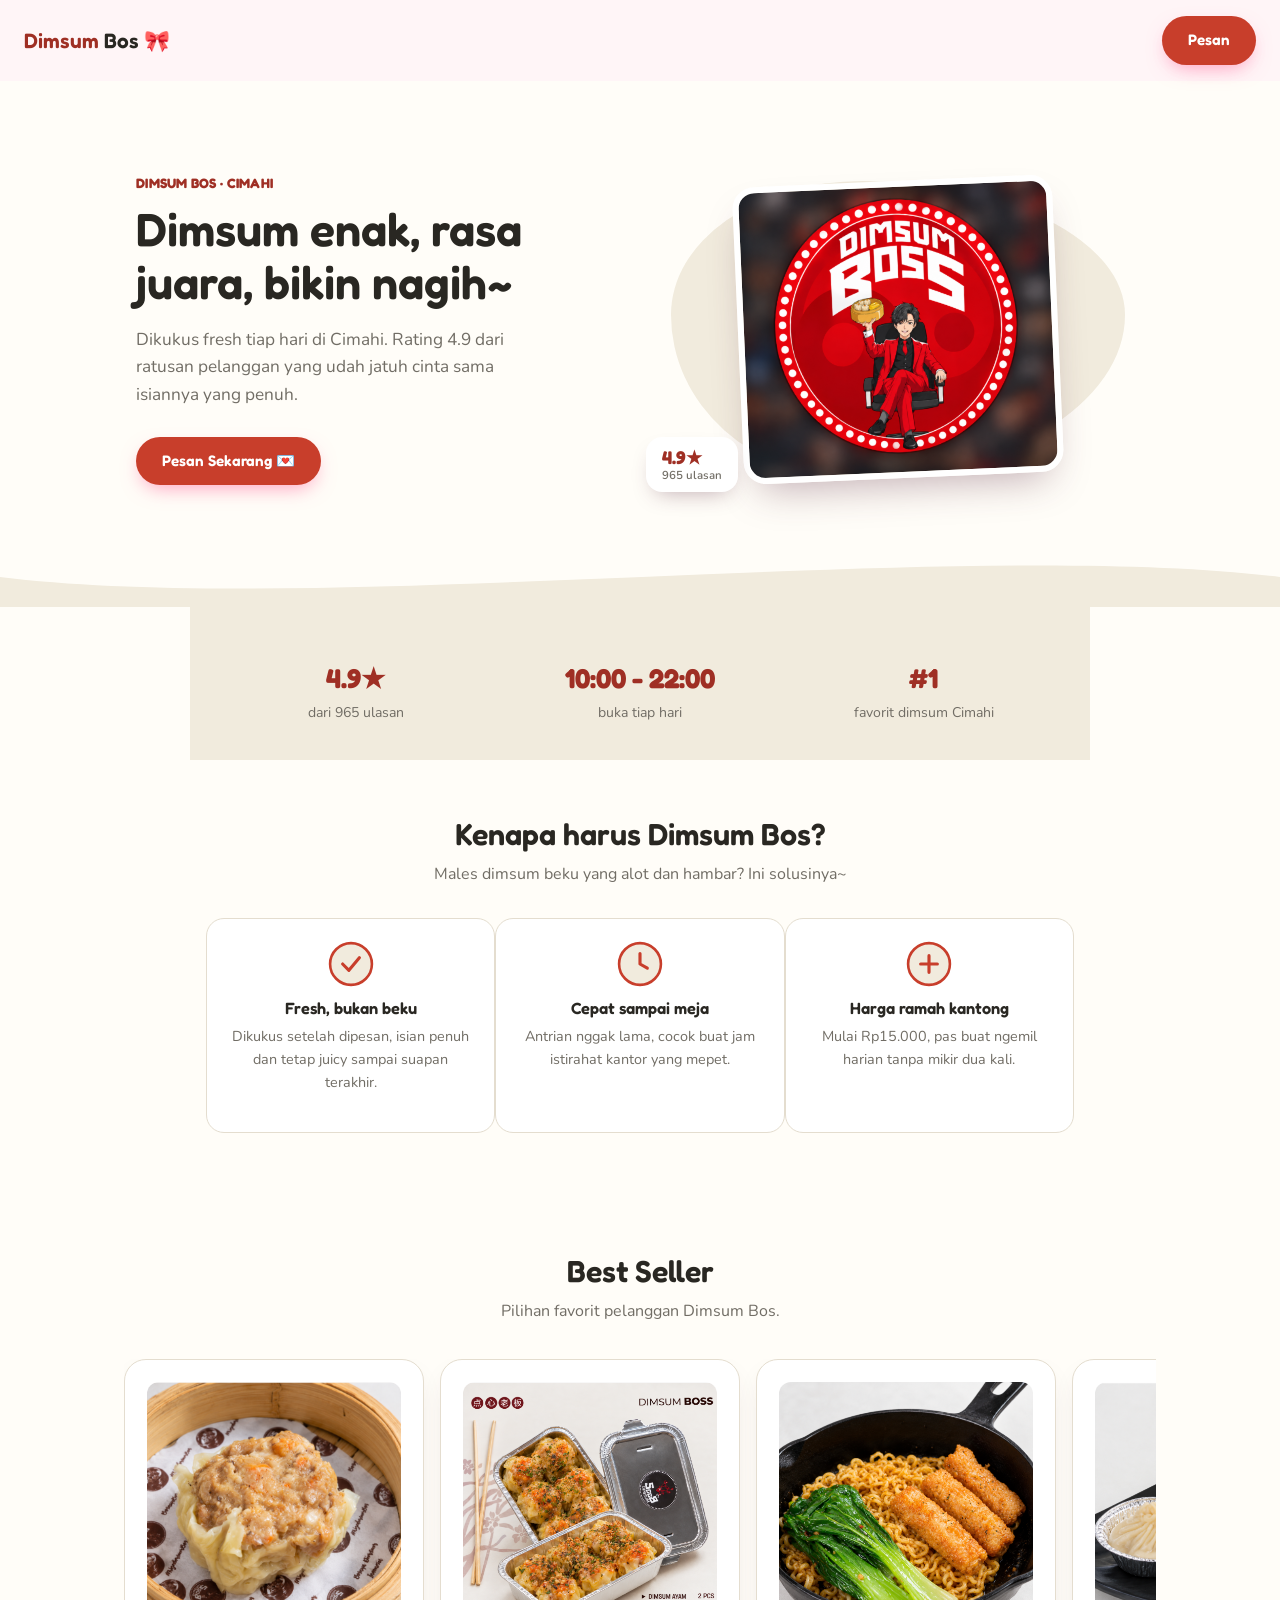
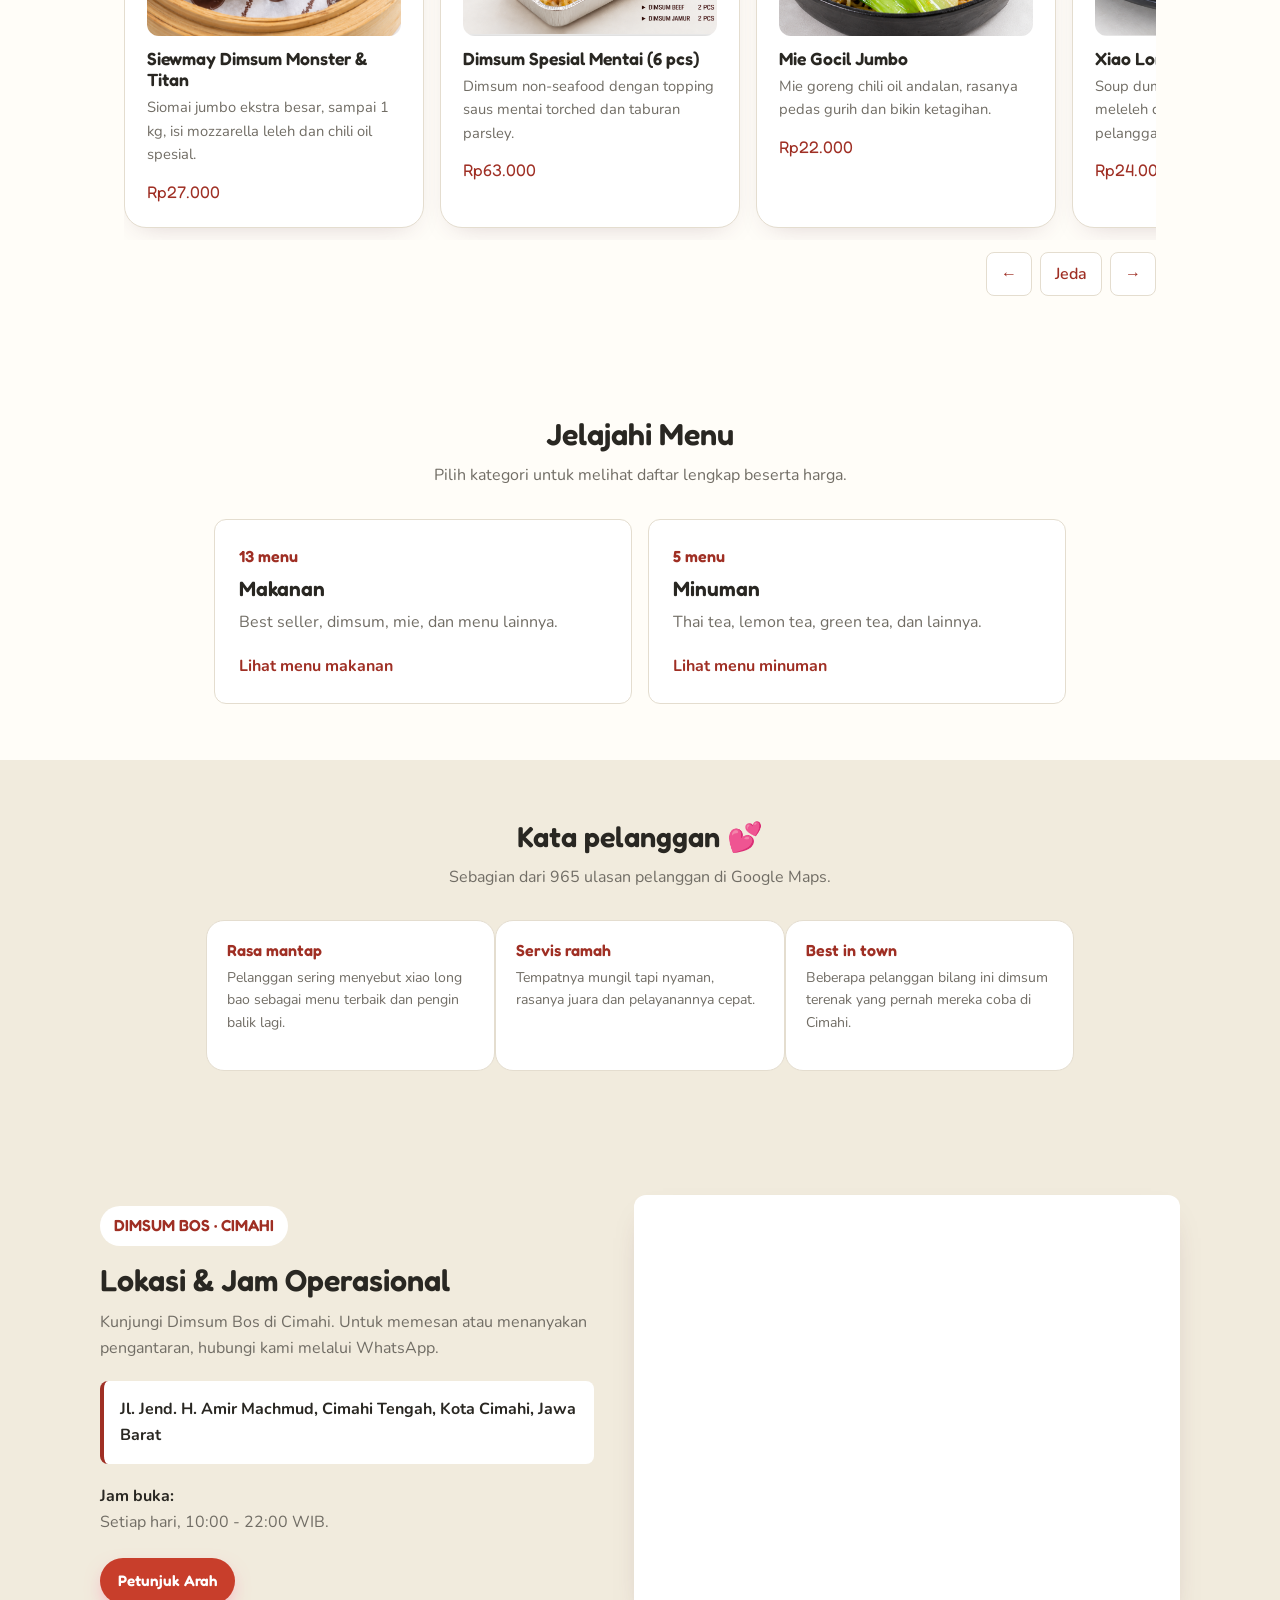
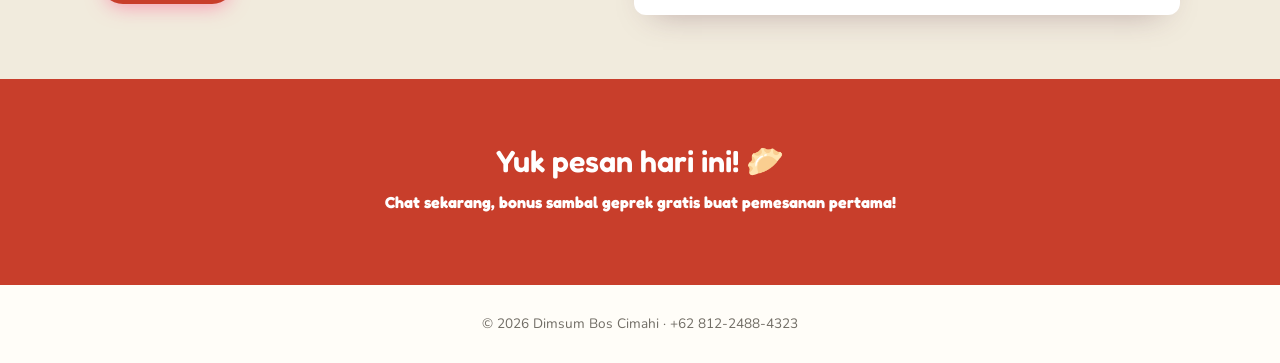
<file: index.html>
<!DOCTYPE html>
<html lang="id">
<head>
<meta charset="UTF-8">
<meta name="viewport" content="width=device-width, initial-scale=1, viewport-fit=cover">
<title>Dimsum Bos Cimahi</title>
<link rel="preconnect" href="https://fonts.googleapis.com">
<link rel="preconnect" href="https://fonts.gstatic.com" crossorigin>
<link href="https://fonts.googleapis.com/css2?family=Fredoka:wght@500;600;700&family=Nunito:wght@400;600;700&display=swap" rel="stylesheet">
<link href="https://cdn.jsdelivr.net/npm/bootstrap@5.3.3/dist/css/bootstrap.min.css" rel="stylesheet">
<link rel="stylesheet" href="style.css">
</head>
<body>

<header>
  <div class="logo">Dimsum <span>Bos 🎀</span></div>
  <a class="btn" href="https://wa.me/6281224884323?text=Halo%20Dimsum%20Bos%2C%20saya%20mau%20pesan" target="_blank" rel="noopener">Pesan</a>
</header>

<section class="hero container row g-4 align-items-center">
  <div class="hero-text col-12 col-md-6 order-2 order-md-1">
    <div class="eyebrow">DIMSUM BOS · CIMAHI</div>
  <h1>Dimsum enak, rasa juara, bikin nagih~</h1>
  <p>Dikukus fresh tiap hari di Cimahi. Rating 4.9 dari ratusan pelanggan yang udah jatuh cinta sama isiannya yang penuh.</p>
  <div class="cta-row">
    <a class="btn" href="https://wa.me/6281224884323?text=Halo%20Dimsum%20Bos%2C%20saya%20mau%20pesan" target="_blank" rel="noopener">Pesan Sekarang 💌</a>
  </div>
  </div>
  <div class="hero-media col-12 col-md-6 order-1 order-md-2">
    <div class="blob"></div>
    <img class="bao photo" src="logo.png" alt="Logo Dimsum Bos">
    <div class="badge"><strong>4.9★</strong><span>965 ulasan</span></div>
  </div>
</section>

<svg class="wave" viewBox="0 0 1440 60" preserveAspectRatio="none"><path d="M0,30 C360,70 1080,-10 1440,30 L1440,60 L0,60 Z" fill="var(--bg2)"/></svg>

<div class="stats container row row-cols-1 row-cols-sm-3 g-3">
  <div class="col"><strong>4.9★</strong><span>dari 965 ulasan</span></div>
  <div class="col"><strong>10:00 - 22:00</strong><span>buka tiap hari</span></div>
  <div class="col"><strong>#1</strong><span>favorit dimsum Cimahi</span></div>
</div>

<section class="benefits">
  <h2>Kenapa harus Dimsum Bos?</h2>
  <p class="sub">Males dimsum beku yang alot dan hambar? Ini solusinya~</p>
  <div class="bgrid row row-cols-1 row-cols-sm-2 row-cols-lg-3 g-3">
    <div class="bcard">
      <svg class="ic" viewBox="0 0 44 44"><circle cx="22" cy="22" r="20" fill="var(--bg2)" stroke="var(--pink)" stroke-width="2.5"/><path d="M14 22 L20 28 L30 16" fill="none" stroke="var(--pink)" stroke-width="3" stroke-linecap="round" stroke-linejoin="round"/></svg>
      <h3>Fresh, bukan beku</h3>
      <p>Dikukus setelah dipesan, isian penuh dan tetap juicy sampai suapan terakhir.</p>
    </div>
    <div class="bcard">
      <svg class="ic" viewBox="0 0 44 44"><circle cx="22" cy="22" r="20" fill="var(--bg2)" stroke="var(--pink)" stroke-width="2.5"/><path d="M22 12 L22 22 L29 26" fill="none" stroke="var(--pink)" stroke-width="3" stroke-linecap="round" stroke-linejoin="round"/></svg>
      <h3>Cepat sampai meja</h3>
      <p>Antrian nggak lama, cocok buat jam istirahat kantor yang mepet.</p>
    </div>
    <div class="bcard">
      <svg class="ic" viewBox="0 0 44 44"><circle cx="22" cy="22" r="20" fill="var(--bg2)" stroke="var(--pink)" stroke-width="2.5"/><path d="M14 22 L30 22 M22 14 L22 30" fill="none" stroke="var(--pink)" stroke-width="3" stroke-linecap="round"/></svg>
      <h3>Harga ramah kantong</h3>
      <p>Mulai Rp15.000, pas buat ngemil harian tanpa mikir dua kali.</p>
    </div>
  </div>
</section>

<section class="menu featured-menu" aria-labelledby="featured-menu-title">
  <h2 id="featured-menu-title">Best Seller</h2>
  <p class="sub">Pilihan favorit pelanggan Dimsum Bos.</p>
  <div class="best-seller-carousel" data-best-seller-carousel>
    <div class="best-seller-viewport" data-carousel-viewport tabindex="0" aria-label="Carousel menu best seller" aria-live="off">
      <div class="best-seller-track">
        <article class="card best-seller-card">
          <img class="menu-photo" src="foto%20makanan/siewmay.png" alt="Siewmay Dimsum Monster &amp; Titan">
          <h3>Siewmay Dimsum Monster &amp; Titan</h3>
          <p>Siomai jumbo ekstra besar, sampai 1 kg, isi mozzarella leleh dan chili oil spesial.</p>
          <span class="price">Rp27.000</span>
        </article>
        <article class="card best-seller-card">
          <img class="menu-photo" src="foto%20makanan/dimsum%20spesial%20mentai.png" alt="Dimsum Spesial Mentai, isi 6 pcs">
          <h3>Dimsum Spesial Mentai (6 pcs)</h3>
          <p>Dimsum non-seafood dengan topping saus mentai torched dan taburan parsley.</p>
          <span class="price">Rp63.000</span>
        </article>
        <article class="card best-seller-card">
          <img class="menu-photo" src="foto%20makanan/mie%20gocil%20jumbo.png" alt="Mie Gocil Jumbo dengan chili oil">
          <h3>Mie Gocil Jumbo</h3>
          <p>Mie goreng chili oil andalan, rasanya pedas gurih dan bikin ketagihan.</p>
          <span class="price">Rp22.000</span>
        </article>
        <article class="card best-seller-card">
          <img class="menu-photo" src="foto%20makanan/xiao%20long%20bao.png" alt="Xiao Long Bao, soup dumpling isi kuah gurih">
          <h3>Xiao Long Bao</h3>
          <p>Soup dumpling isi kuah gurih yang meleleh di mulut, favorit banyak pelanggan.</p>
          <span class="price">Rp24.000</span>
        </article>
        <article class="card best-seller-card">
          <img class="menu-photo" src="foto%20makanan/paket%20bos%2013%20pcs.png" alt="Paket Bos berisi 13 pcs dimsum campuran">
          <h3>Paket Bos (13 pcs)</h3>
          <p>Platter campuran ayam, smoked beef, jamur, tuna, udang, crab stick, nori, dan tahu kulit — puas dalam satu paket.</p>
          <span class="price">Rp81.000</span>
        </article>
        <article class="card best-seller-card">
          <img class="menu-photo" src="foto%20makanan/angsio%20ceker.png" alt="Angsio ceker">
          <h3>Angsio Ceker</h3>
          <p>Ceker ayam lembut dengan saus khas.</p>
          <span class="price">Rp27.000</span>
        </article>
        <article class="card best-seller-card">
          <img class="menu-photo" src="foto%20makanan/wonton%20chili%20oil.png" alt="Wonton chili oil">
          <h3>Wonton Chili Oil</h3>
          <p>Wonton dengan siraman chili oil signature.</p>
          <span class="price">Rp26.000</span>
        </article>
      </div>
    </div>
    <div class="best-seller-controls" aria-label="Kontrol carousel best seller">
      <button type="button" data-carousel-prev aria-label="Menu sebelumnya">&#8592;</button>
      <button type="button" data-carousel-toggle aria-pressed="false">Jeda</button>
      <button type="button" data-carousel-next aria-label="Menu berikutnya">&#8594;</button>
    </div>
  </div>
</section>

<section class="menu-hub" aria-labelledby="menu-hub-title">
  <h2 id="menu-hub-title">Jelajahi Menu</h2>
  <p class="sub">Pilih kategori untuk melihat daftar lengkap beserta harga.</p>
  <div class="menu-hub-links">
    <a class="menu-hub-link" href="makanan.html">
      <span class="menu-hub-count">13 menu</span>
      <h3>Makanan</h3>
      <p>Best seller, dimsum, mie, dan menu lainnya.</p>
      <span class="menu-hub-cta">Lihat menu makanan</span>
    </a>
    <a class="menu-hub-link" href="minuman.html">
      <span class="menu-hub-count">5 menu</span>
      <h3>Minuman</h3>
      <p>Thai tea, lemon tea, green tea, dan lainnya.</p>
      <span class="menu-hub-cta">Lihat menu minuman</span>
    </a>
  </div>
</section>

<section class="reviews">
  <div class="wrap">
    <h2>Kata pelanggan 💕</h2>
    <p class="sub">Sebagian dari 965 ulasan pelanggan di Google Maps.</p>
    <div class="rgrid row row-cols-1 row-cols-sm-2 row-cols-lg-3 g-3">
      <div class="rcard"><h3>Rasa mantap</h3><p>Pelanggan sering menyebut xiao long bao sebagai menu terbaik dan pengin balik lagi.</p></div>
      <div class="rcard"><h3>Servis ramah</h3><p>Tempatnya mungil tapi nyaman, rasanya juara dan pelayanannya cepat.</p></div>
      <div class="rcard"><h3>Best in town</h3><p>Beberapa pelanggan bilang ini dimsum terenak yang pernah mereka coba di Cimahi.</p></div>
    </div>
  </div>
</section>

<section class="location" id="lokasi">
  <div class="location-inner">
    <div class="location-copy">
      <span class="location-kicker">DIMSUM BOS · CIMAHI</span>
      <h2>Lokasi &amp; Jam Operasional</h2>
      <p>Kunjungi Dimsum Bos di Cimahi. Untuk memesan atau menanyakan pengantaran, hubungi kami melalui WhatsApp.</p>
      <address class="location-address">Jl. Jend. H. Amir Machmud, Cimahi Tengah, Kota Cimahi, Jawa Barat</address>
      <p class="location-hours"><strong>Jam buka:</strong><br>Setiap hari, 10:00 - 22:00 WIB.</p>
      <div class="location-actions">
        <a class="btn" href="https://maps.app.goo.gl/Sr9Pg8jtup7s9NnSA" target="_blank" rel="noopener">Petunjuk Arah</a>
      </div>
    </div>
    <div class="location-map">
      <iframe src="https://maps.google.com/maps?q=-6.8749291%2C107.5445548&amp;z=15&amp;output=embed" title="Peta lokasi Dimsum Bos Cimahi" loading="lazy" referrerpolicy="no-referrer-when-downgrade" allowfullscreen></iframe>
    </div>
  </div>
</section>

<section class="order">
  <h2>Yuk pesan hari ini! 🥟</h2>
  <p class="offer">Chat sekarang, bonus sambal geprek gratis buat pemesanan pertama!</p>
</section>

<footer>
  © 2026 Dimsum Bos Cimahi · +62 812-2488-4323
</footer>

<script src="script.js"></script>
</body>
</html>
</file>
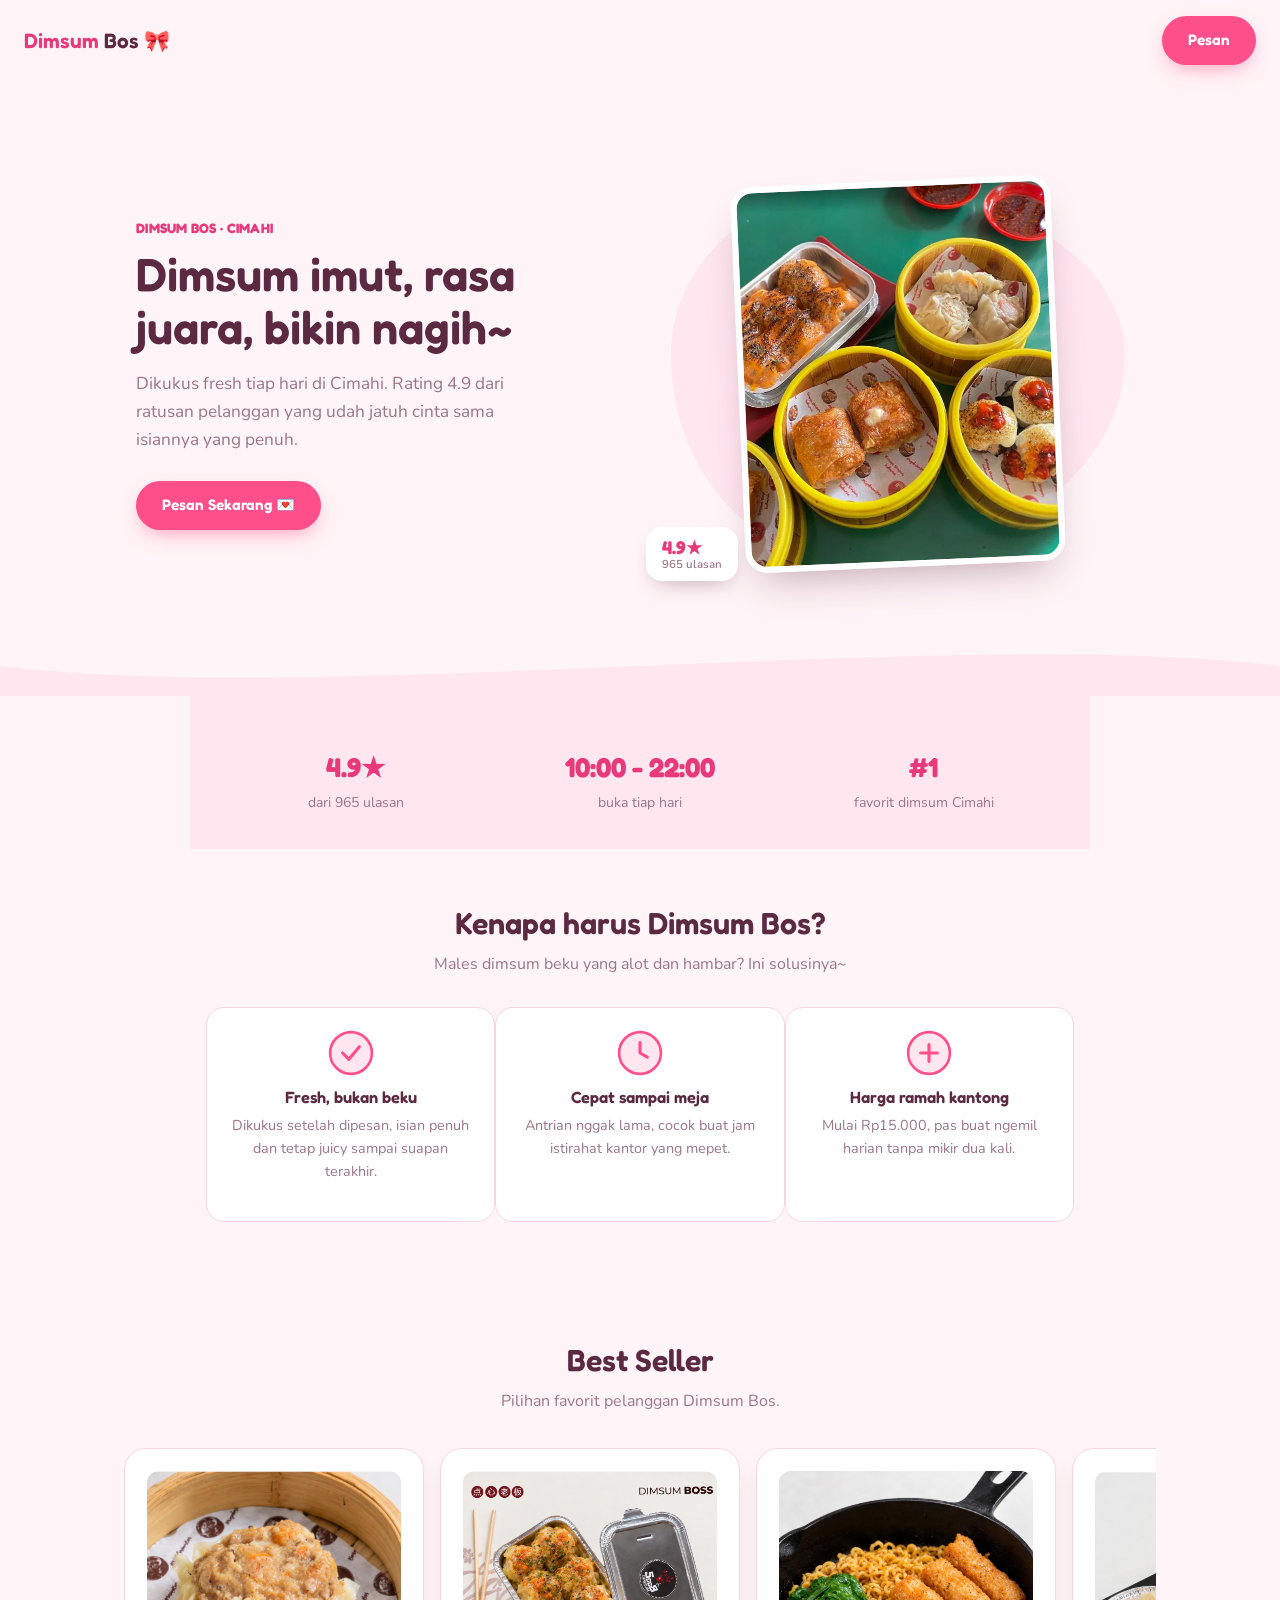
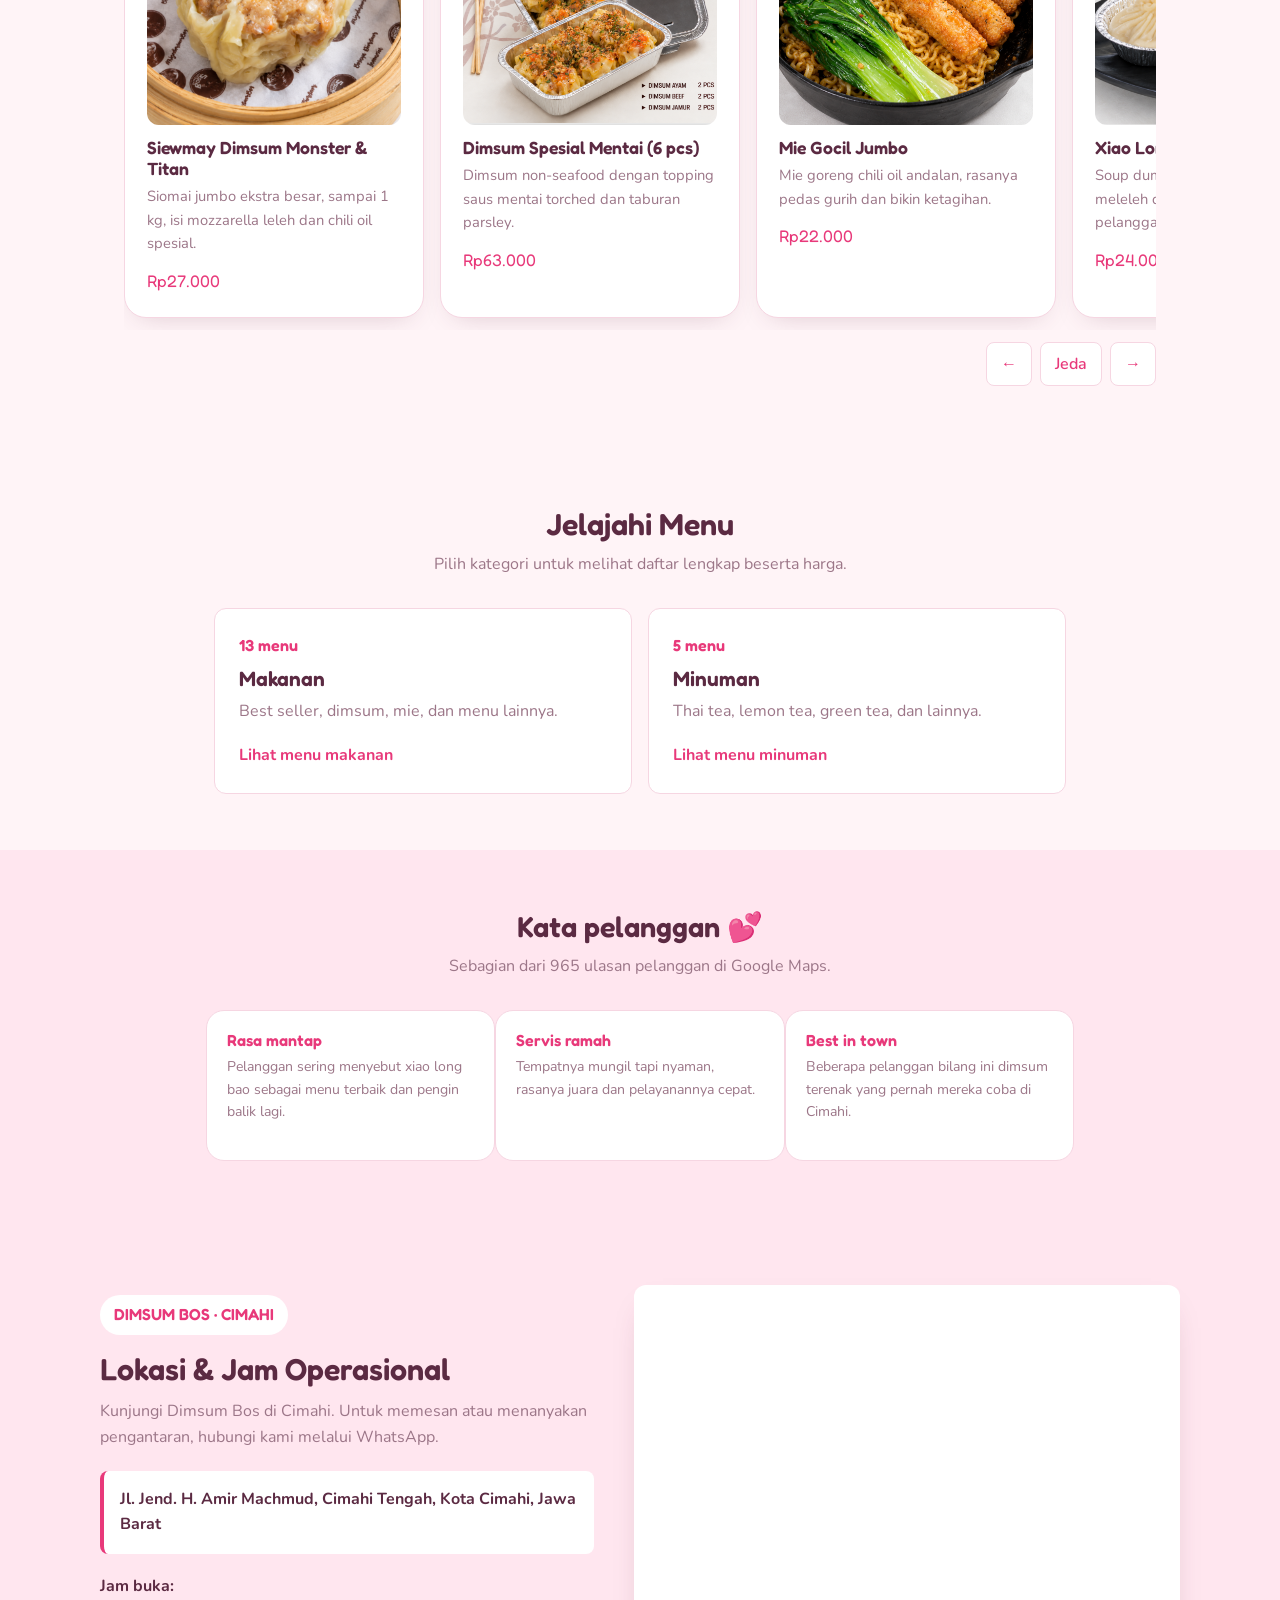
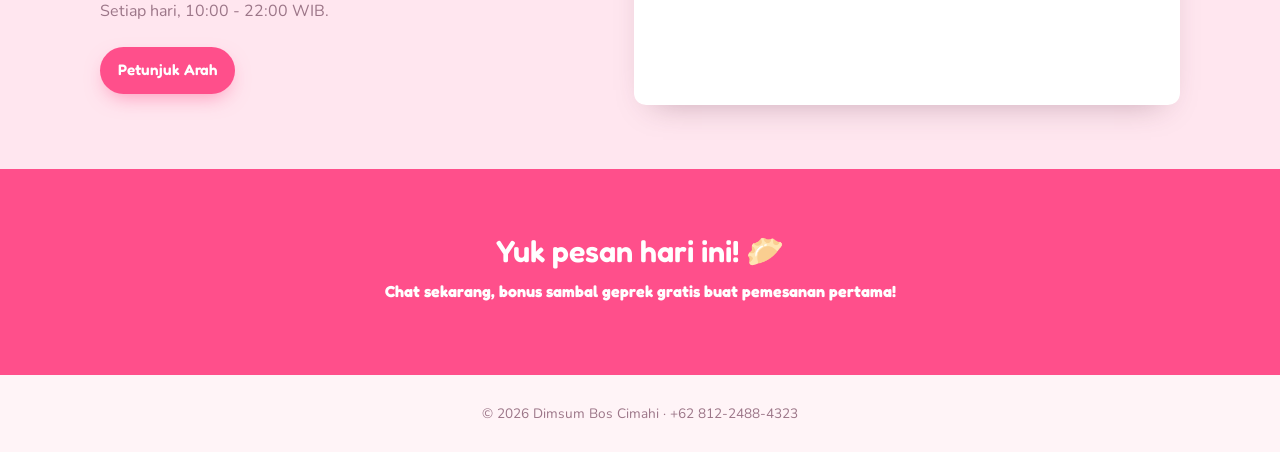
<file: landingpagedimsum/index.html>
<!DOCTYPE html>
<html lang="id">
<head>
<meta charset="UTF-8">
<meta name="viewport" content="width=device-width, initial-scale=1, viewport-fit=cover">
<title>Dimsum Bos Cimahi</title>
<link rel="preconnect" href="https://fonts.googleapis.com">
<link rel="preconnect" href="https://fonts.gstatic.com" crossorigin>
<link href="https://fonts.googleapis.com/css2?family=Fredoka:wght@500;600;700&family=Nunito:wght@400;600;700&display=swap" rel="stylesheet">
<link href="https://cdn.jsdelivr.net/npm/bootstrap@5.3.3/dist/css/bootstrap.min.css" rel="stylesheet">
<link rel="stylesheet" href="style.css">
</head>
<body>

<header>
  <div class="logo">Dimsum <span>Bos 🎀</span></div>
  <a class="btn" href="https://wa.me/6281224884323?text=Halo%20Dimsum%20Bos%2C%20saya%20mau%20pesan" target="_blank" rel="noopener">Pesan</a>
</header>

<section class="hero container row g-4 align-items-center">
  <div class="hero-text col-12 col-md-6 order-2 order-md-1">
    <div class="eyebrow">DIMSUM BOS · CIMAHI</div>
  <h1>Dimsum imut, rasa juara, bikin nagih~</h1>
  <p>Dikukus fresh tiap hari di Cimahi. Rating 4.9 dari ratusan pelanggan yang udah jatuh cinta sama isiannya yang penuh.</p>
  <div class="cta-row">
    <a class="btn" href="https://wa.me/6281224884323?text=Halo%20Dimsum%20Bos%2C%20saya%20mau%20pesan" target="_blank" rel="noopener">Pesan Sekarang 💌</a>
  </div>
  </div>
  <div class="hero-media col-12 col-md-6 order-1 order-md-2">
    <div class="blob"></div>
    <img class="bao photo" src="[data-uri]" alt="Aneka dimsum Dimsum Bos: hakau, siomay, lumpia, dan bakpao saus sambal">
    <div class="badge"><strong>4.9★</strong><span>965 ulasan</span></div>
  </div>
</section>

<svg class="wave" viewBox="0 0 1440 60" preserveAspectRatio="none"><path d="M0,30 C360,70 1080,-10 1440,30 L1440,60 L0,60 Z" fill="var(--bg2)"/></svg>

<div class="stats container row row-cols-1 row-cols-sm-3 g-3">
  <div class="col"><strong>4.9★</strong><span>dari 965 ulasan</span></div>
  <div class="col"><strong>10:00 - 22:00</strong><span>buka tiap hari</span></div>
  <div class="col"><strong>#1</strong><span>favorit dimsum Cimahi</span></div>
</div>

<section class="benefits">
  <h2>Kenapa harus Dimsum Bos?</h2>
  <p class="sub">Males dimsum beku yang alot dan hambar? Ini solusinya~</p>
  <div class="bgrid row row-cols-1 row-cols-sm-2 row-cols-lg-3 g-3">
    <div class="bcard">
      <svg class="ic" viewBox="0 0 44 44"><circle cx="22" cy="22" r="20" fill="var(--bg2)" stroke="var(--pink)" stroke-width="2.5"/><path d="M14 22 L20 28 L30 16" fill="none" stroke="var(--pink)" stroke-width="3" stroke-linecap="round" stroke-linejoin="round"/></svg>
      <h3>Fresh, bukan beku</h3>
      <p>Dikukus setelah dipesan, isian penuh dan tetap juicy sampai suapan terakhir.</p>
    </div>
    <div class="bcard">
      <svg class="ic" viewBox="0 0 44 44"><circle cx="22" cy="22" r="20" fill="var(--bg2)" stroke="var(--pink)" stroke-width="2.5"/><path d="M22 12 L22 22 L29 26" fill="none" stroke="var(--pink)" stroke-width="3" stroke-linecap="round" stroke-linejoin="round"/></svg>
      <h3>Cepat sampai meja</h3>
      <p>Antrian nggak lama, cocok buat jam istirahat kantor yang mepet.</p>
    </div>
    <div class="bcard">
      <svg class="ic" viewBox="0 0 44 44"><circle cx="22" cy="22" r="20" fill="var(--bg2)" stroke="var(--pink)" stroke-width="2.5"/><path d="M14 22 L30 22 M22 14 L22 30" fill="none" stroke="var(--pink)" stroke-width="3" stroke-linecap="round"/></svg>
      <h3>Harga ramah kantong</h3>
      <p>Mulai Rp15.000, pas buat ngemil harian tanpa mikir dua kali.</p>
    </div>
  </div>
</section>

<section class="menu featured-menu" aria-labelledby="featured-menu-title">
  <h2 id="featured-menu-title">Best Seller</h2>
  <p class="sub">Pilihan favorit pelanggan Dimsum Bos.</p>
  <div class="best-seller-carousel" data-best-seller-carousel>
    <div class="best-seller-viewport" data-carousel-viewport tabindex="0" aria-label="Carousel menu best seller" aria-live="off">
      <div class="best-seller-track">
        <article class="card best-seller-card">
          <img class="menu-photo" src="../foto%20makanan/siewmay.png" alt="Siewmay Dimsum Monster &amp; Titan">
          <h3>Siewmay Dimsum Monster &amp; Titan</h3>
          <p>Siomai jumbo ekstra besar, sampai 1 kg, isi mozzarella leleh dan chili oil spesial.</p>
          <span class="price">Rp27.000</span>
        </article>
        <article class="card best-seller-card">
          <img class="menu-photo" src="../foto%20makanan/dimsum%20spesial%20mentai.png" alt="Dimsum Spesial Mentai, isi 6 pcs">
          <h3>Dimsum Spesial Mentai (6 pcs)</h3>
          <p>Dimsum non-seafood dengan topping saus mentai torched dan taburan parsley.</p>
          <span class="price">Rp63.000</span>
        </article>
        <article class="card best-seller-card">
          <img class="menu-photo" src="../foto%20makanan/mie%20gocil%20jumbo.png" alt="Mie Gocil Jumbo dengan chili oil">
          <h3>Mie Gocil Jumbo</h3>
          <p>Mie goreng chili oil andalan, rasanya pedas gurih dan bikin ketagihan.</p>
          <span class="price">Rp22.000</span>
        </article>
        <article class="card best-seller-card">
          <img class="menu-photo" src="../foto%20makanan/xiao%20long%20bao.png" alt="Xiao Long Bao, soup dumpling isi kuah gurih">
          <h3>Xiao Long Bao</h3>
          <p>Soup dumpling isi kuah gurih yang meleleh di mulut, favorit banyak pelanggan.</p>
          <span class="price">Rp24.000</span>
        </article>
        <article class="card best-seller-card">
          <img class="menu-photo" src="../foto%20makanan/paket%20bos%2013%20pcs.png" alt="Paket Bos berisi 13 pcs dimsum campuran">
          <h3>Paket Bos (13 pcs)</h3>
          <p>Platter campuran ayam, smoked beef, jamur, tuna, udang, crab stick, nori, dan tahu kulit — puas dalam satu paket.</p>
          <span class="price">Rp81.000</span>
        </article>
        <article class="card best-seller-card">
          <img class="menu-photo" src="../foto%20makanan/angsio%20ceker.png" alt="Angsio ceker">
          <h3>Angsio Ceker</h3>
          <p>Ceker ayam lembut dengan saus khas.</p>
          <span class="price">Rp27.000</span>
        </article>
        <article class="card best-seller-card">
          <img class="menu-photo" src="../foto%20makanan/wonton%20chili%20oil.png" alt="Wonton chili oil">
          <h3>Wonton Chili Oil</h3>
          <p>Wonton dengan siraman chili oil signature.</p>
          <span class="price">Rp26.000</span>
        </article>
      </div>
    </div>
    <div class="best-seller-controls" aria-label="Kontrol carousel best seller">
      <button type="button" data-carousel-prev aria-label="Menu sebelumnya">&#8592;</button>
      <button type="button" data-carousel-toggle aria-pressed="false">Jeda</button>
      <button type="button" data-carousel-next aria-label="Menu berikutnya">&#8594;</button>
    </div>
  </div>
</section>

<section class="menu-hub" aria-labelledby="menu-hub-title">
  <h2 id="menu-hub-title">Jelajahi Menu</h2>
  <p class="sub">Pilih kategori untuk melihat daftar lengkap beserta harga.</p>
  <div class="menu-hub-links">
    <a class="menu-hub-link" href="makanan.html">
      <span class="menu-hub-count">13 menu</span>
      <h3>Makanan</h3>
      <p>Best seller, dimsum, mie, dan menu lainnya.</p>
      <span class="menu-hub-cta">Lihat menu makanan</span>
    </a>
    <a class="menu-hub-link" href="minuman.html">
      <span class="menu-hub-count">5 menu</span>
      <h3>Minuman</h3>
      <p>Thai tea, lemon tea, green tea, dan lainnya.</p>
      <span class="menu-hub-cta">Lihat menu minuman</span>
    </a>
  </div>
</section>

<section class="reviews">
  <div class="wrap">
    <h2>Kata pelanggan 💕</h2>
    <p class="sub">Sebagian dari 965 ulasan pelanggan di Google Maps.</p>
    <div class="rgrid row row-cols-1 row-cols-sm-2 row-cols-lg-3 g-3">
      <div class="rcard"><h3>Rasa mantap</h3><p>Pelanggan sering menyebut xiao long bao sebagai menu terbaik dan pengin balik lagi.</p></div>
      <div class="rcard"><h3>Servis ramah</h3><p>Tempatnya mungil tapi nyaman, rasanya juara dan pelayanannya cepat.</p></div>
      <div class="rcard"><h3>Best in town</h3><p>Beberapa pelanggan bilang ini dimsum terenak yang pernah mereka coba di Cimahi.</p></div>
    </div>
  </div>
</section>

<section class="location" id="lokasi">
  <div class="location-inner">
    <div class="location-copy">
      <span class="location-kicker">DIMSUM BOS · CIMAHI</span>
      <h2>Lokasi &amp; Jam Operasional</h2>
      <p>Kunjungi Dimsum Bos di Cimahi. Untuk memesan atau menanyakan pengantaran, hubungi kami melalui WhatsApp.</p>
      <address class="location-address">Jl. Jend. H. Amir Machmud, Cimahi Tengah, Kota Cimahi, Jawa Barat</address>
      <p class="location-hours"><strong>Jam buka:</strong><br>Setiap hari, 10:00 - 22:00 WIB.</p>
      <div class="location-actions">
        <a class="btn" href="https://maps.app.goo.gl/Sr9Pg8jtup7s9NnSA" target="_blank" rel="noopener">Petunjuk Arah</a>
      </div>
    </div>
    <div class="location-map">
      <iframe src="https://maps.google.com/maps?q=-6.8749291%2C107.5445548&amp;z=15&amp;output=embed" title="Peta lokasi Dimsum Bos Cimahi" loading="lazy" referrerpolicy="no-referrer-when-downgrade" allowfullscreen></iframe>
    </div>
  </div>
</section>

<section class="order">
  <h2>Yuk pesan hari ini! 🥟</h2>
  <p class="offer">Chat sekarang, bonus sambal geprek gratis buat pemesanan pertama!</p>
</section>

<footer>
  © 2026 Dimsum Bos Cimahi · +62 812-2488-4323
</footer>

<script src="script.js"></script>
</body>
</html>
</file>
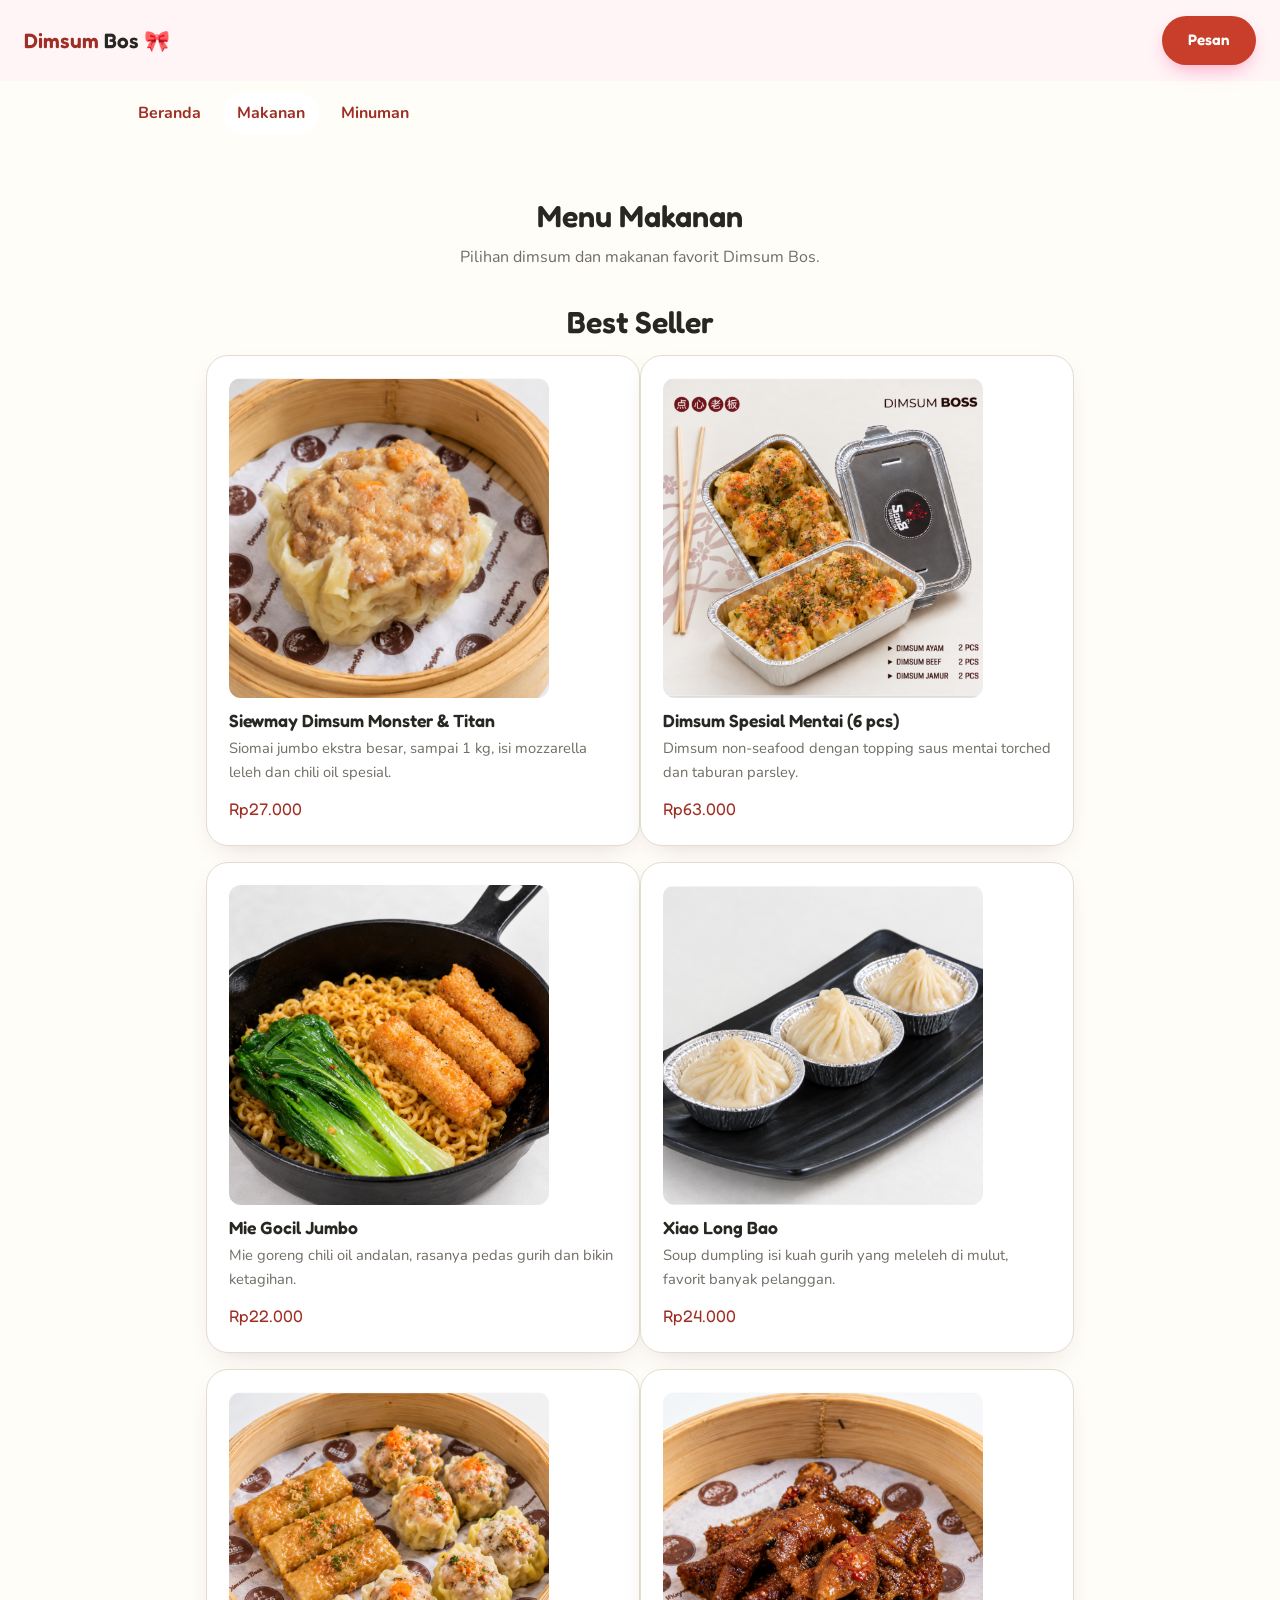
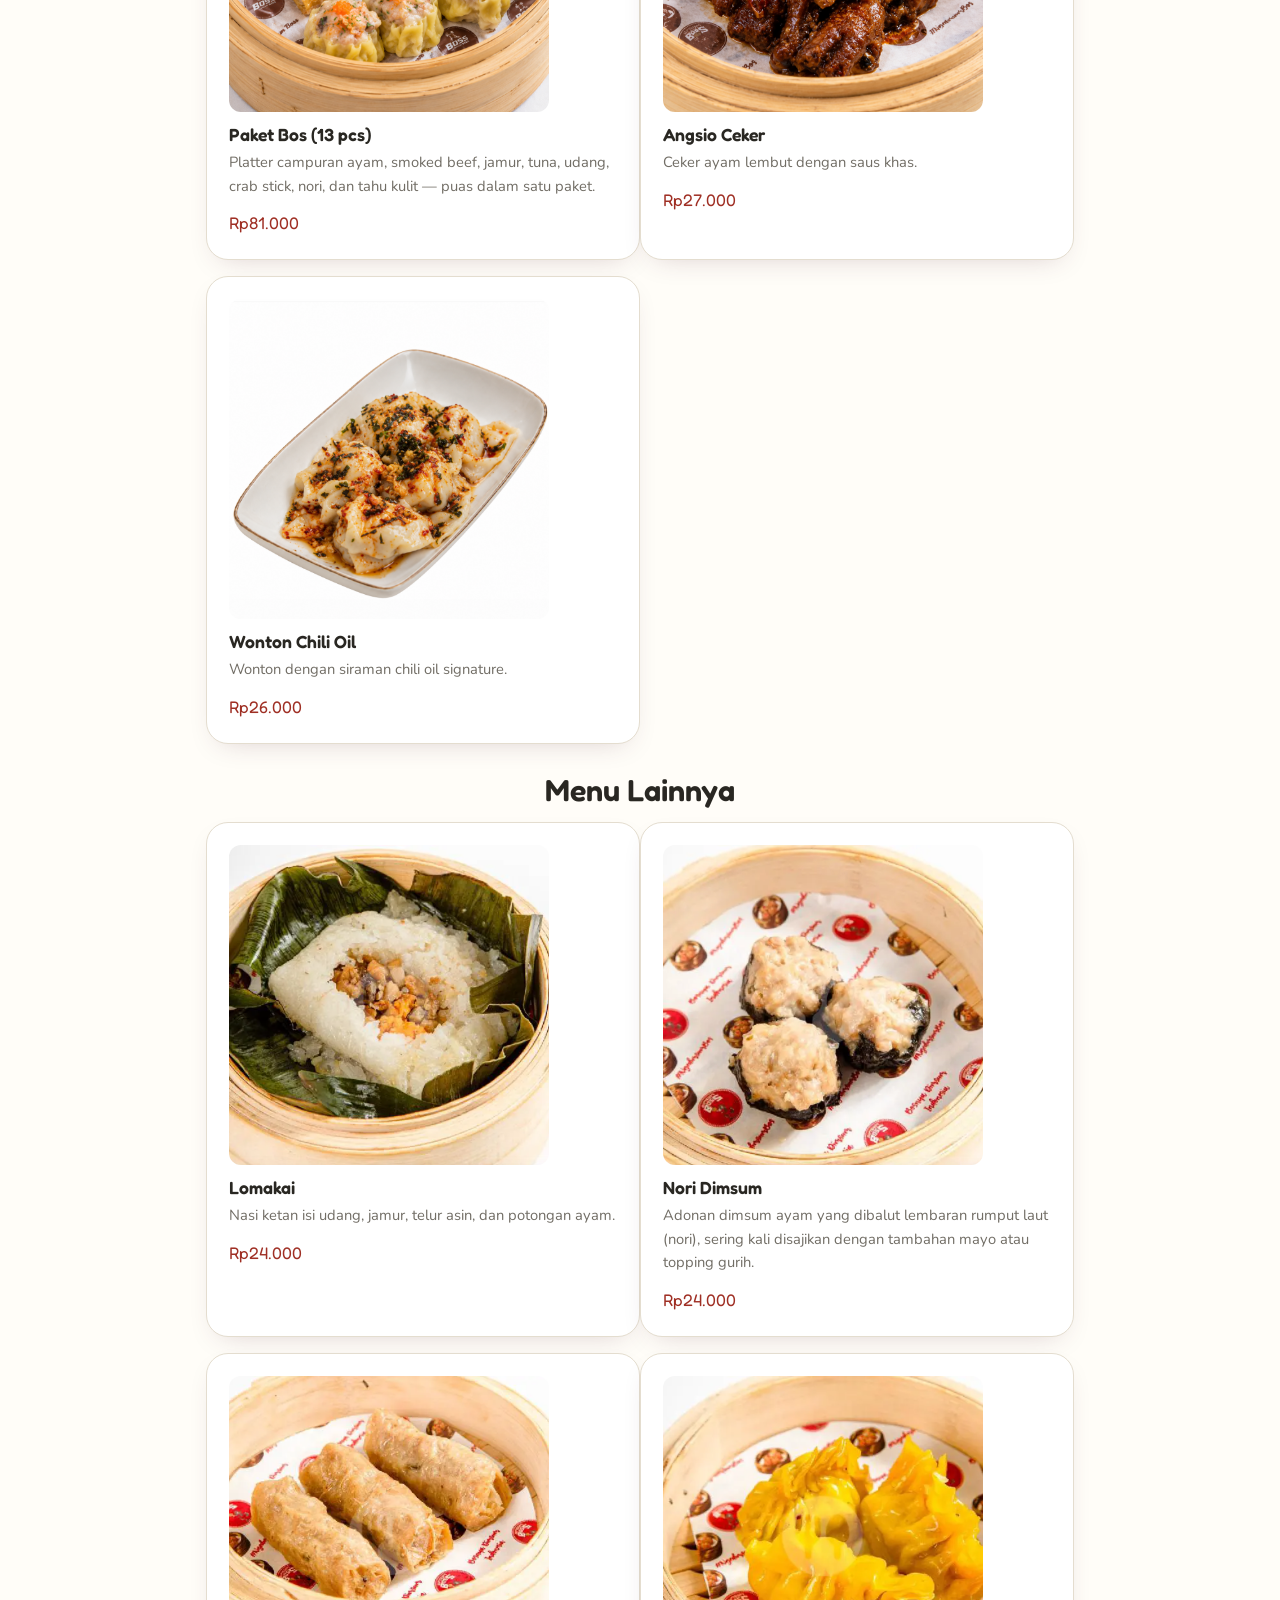
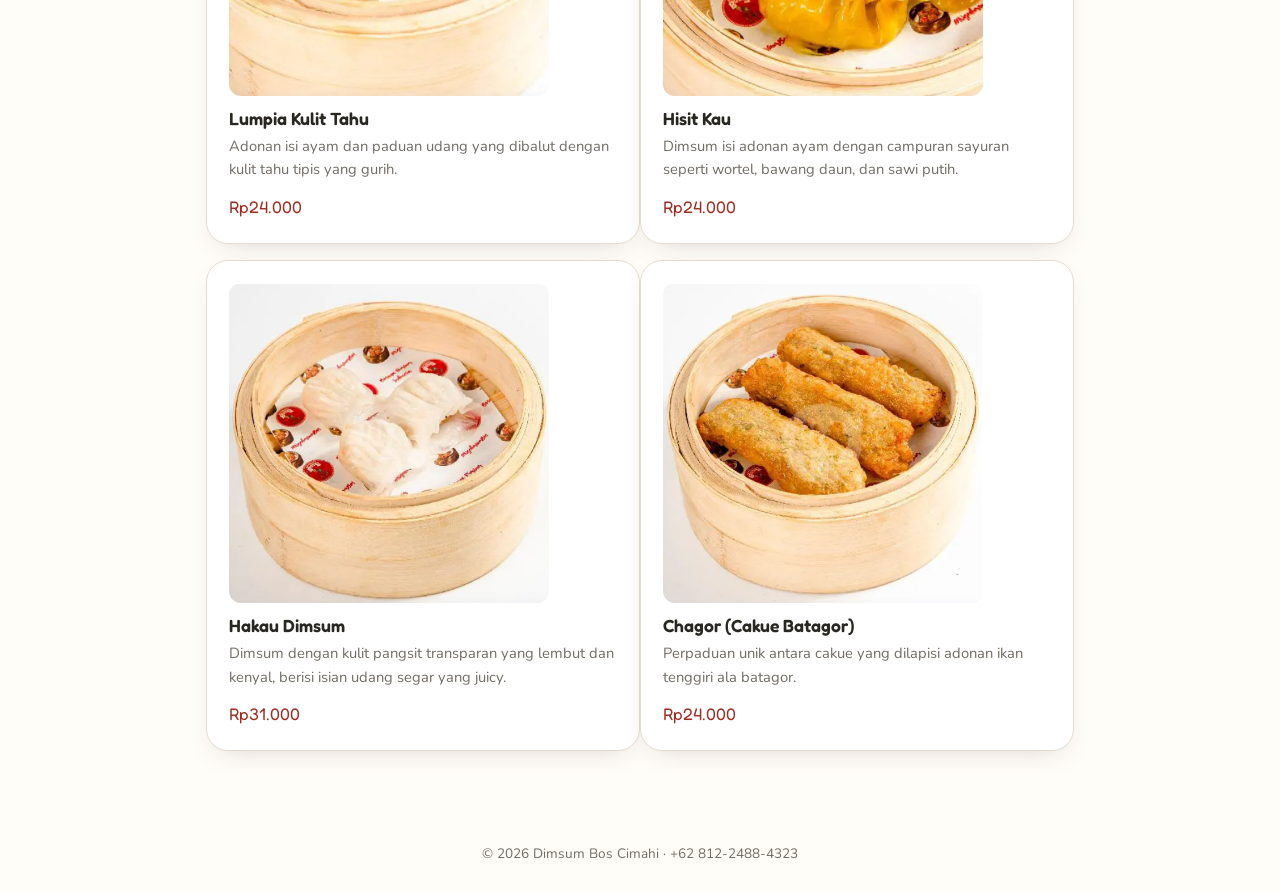
<file: makanan.html>
<!DOCTYPE html>
<html lang="id">
<head>
<meta charset="UTF-8">
<meta name="viewport" content="width=device-width, initial-scale=1, viewport-fit=cover">
<title>Menu Makanan | Dimsum Bos Cimahi</title>
<link rel="preconnect" href="https://fonts.googleapis.com">
<link rel="preconnect" href="https://fonts.gstatic.com" crossorigin>
<link href="https://fonts.googleapis.com/css2?family=Fredoka:wght@500;600;700&family=Nunito:wght@400;600;700&display=swap" rel="stylesheet">
<link href="https://cdn.jsdelivr.net/npm/bootstrap@5.3.3/dist/css/bootstrap.min.css" rel="stylesheet">
<link rel="stylesheet" href="style.css">
</head>
<body>
<header>
  <a class="logo" href="index.html">Dimsum <span>Bos 🎀</span></a>
  <a class="btn" href="https://wa.me/6281224884323?text=Halo%20Dimsum%20Bos%2C%20saya%20mau%20pesan" target="_blank" rel="noopener">Pesan</a>
</header>
<nav class="menu-nav" aria-label="Navigasi menu">
  <a href="index.html">Beranda</a>
  <a href="makanan.html" aria-current="page">Makanan</a>
  <a href="minuman.html">Minuman</a>
</nav>
<main>
  <section class="menu menu-page">
    <h1>Menu Makanan</h1>
    <p class="sub">Pilihan dimsum dan makanan favorit Dimsum Bos.</p>
    <h2 class="menu-group-title">Best Seller</h2>
    <div class="grid row row-cols-1 row-cols-sm-2 g-3">
      <div class="card">
        <img class="menu-photo" src="foto%20makanan/siewmay.png" alt="Siewmay Dimsum Monster &amp; Titan">
        <h3>Siewmay Dimsum Monster &amp; Titan</h3>
        <p>Siomai jumbo ekstra besar, sampai 1 kg, isi mozzarella leleh dan chili oil spesial.</p>
        <span class="price">Rp27.000</span>
      </div>
      <div class="card">
        <img class="menu-photo" src="foto%20makanan/dimsum%20spesial%20mentai.png" alt="Dimsum Spesial Mentai, isi 6 pcs">
        <h3>Dimsum Spesial Mentai (6 pcs)</h3>
        <p>Dimsum non-seafood dengan topping saus mentai torched dan taburan parsley.</p>
        <span class="price">Rp63.000</span>
      </div>
      <div class="card">
        <img class="menu-photo" src="foto%20makanan/mie%20gocil%20jumbo.png" alt="Mie Gocil Jumbo dengan chili oil">
        <h3>Mie Gocil Jumbo</h3>
        <p>Mie goreng chili oil andalan, rasanya pedas gurih dan bikin ketagihan.</p>
        <span class="price">Rp22.000</span>
      </div>
      <div class="card">
        <img class="menu-photo" src="foto%20makanan/xiao%20long%20bao.png" alt="Xiao Long Bao, soup dumpling isi kuah gurih">
        <h3>Xiao Long Bao</h3>
        <p>Soup dumpling isi kuah gurih yang meleleh di mulut, favorit banyak pelanggan.</p>
        <span class="price">Rp24.000</span>
      </div>
      <div class="card">
        <img class="menu-photo" src="foto%20makanan/paket%20bos%2013%20pcs.png" alt="Paket Bos berisi 13 pcs dimsum campuran">
        <h3>Paket Bos (13 pcs)</h3>
        <p>Platter campuran ayam, smoked beef, jamur, tuna, udang, crab stick, nori, dan tahu kulit — puas dalam satu paket.</p>
        <span class="price">Rp81.000</span>
      </div>
      <div class="card">
        <img class="menu-photo" src="foto%20makanan/angsio%20ceker.png" alt="Angsio ceker">
        <h3>Angsio Ceker</h3>
        <p>Ceker ayam lembut dengan saus khas.</p>
        <span class="price">Rp27.000</span>
      </div>
      <div class="card">
        <img class="menu-photo" src="foto%20makanan/wonton%20chili%20oil.png" alt="Wonton chili oil">
        <h3>Wonton Chili Oil</h3>
        <p>Wonton dengan siraman chili oil signature.</p>
        <span class="price">Rp26.000</span>
      </div>
    </div>
    <h2 class="menu-group-title">Menu Lainnya</h2>
    <div class="grid row row-cols-1 row-cols-sm-2 g-3">
      <div class="card">
        <img class="menu-photo" src="foto%20makanan/lomakai.png" alt="Lomakai">
        <h3>Lomakai</h3>
        <p>Nasi ketan isi udang, jamur, telur asin, dan potongan ayam.</p>
        <span class="price">Rp24.000</span>
      </div>
      <div class="card">
        <img class="menu-photo" src="foto%20makanan/nori%20dimsum.png" alt="Nori Dimsum">
        <h3>Nori Dimsum</h3>
        <p>Adonan dimsum ayam yang dibalut lembaran rumput laut (nori), sering kali disajikan dengan tambahan mayo atau topping gurih.</p>
        <span class="price">Rp24.000</span>
      </div>
      <div class="card">
        <img class="menu-photo" src="foto%20makanan/lumpia%20kulit%20tahu.png" alt="Lumpia Kulit Tahu">
        <h3>Lumpia Kulit Tahu</h3>
        <p>Adonan isi ayam dan paduan udang yang dibalut dengan kulit tahu tipis yang gurih.</p>
        <span class="price">Rp24.000</span>
      </div>
      <div class="card">
        <img class="menu-photo" src="foto%20makanan/hasit%20kau.png" alt="Hisit Kau">
        <h3>Hisit Kau</h3>
        <p>Dimsum isi adonan ayam dengan campuran sayuran seperti wortel, bawang daun, dan sawi putih.</p>
        <span class="price">Rp24.000</span>
      </div>
      <div class="card">
        <img class="menu-photo" src="foto%20makanan/hakau%20dimsum.png" alt="Hakau Dimsum">
        <h3>Hakau Dimsum</h3>
        <p>Dimsum dengan kulit pangsit transparan yang lembut dan kenyal, berisi isian udang segar yang juicy.</p>
        <span class="price">Rp31.000</span>
      </div>
      <div class="card">
        <img class="menu-photo" src="foto%20makanan/chagor.png" alt="Chagor (Cakue Batagor)">
        <h3>Chagor (Cakue Batagor)</h3>
        <p>Perpaduan unik antara cakue yang dilapisi adonan ikan tenggiri ala batagor.</p>
        <span class="price">Rp24.000</span>
      </div>
    </div>
  </section>
</main>
<footer>© 2026 Dimsum Bos Cimahi · +62 812-2488-4323</footer>
</body>
</html>
</file>
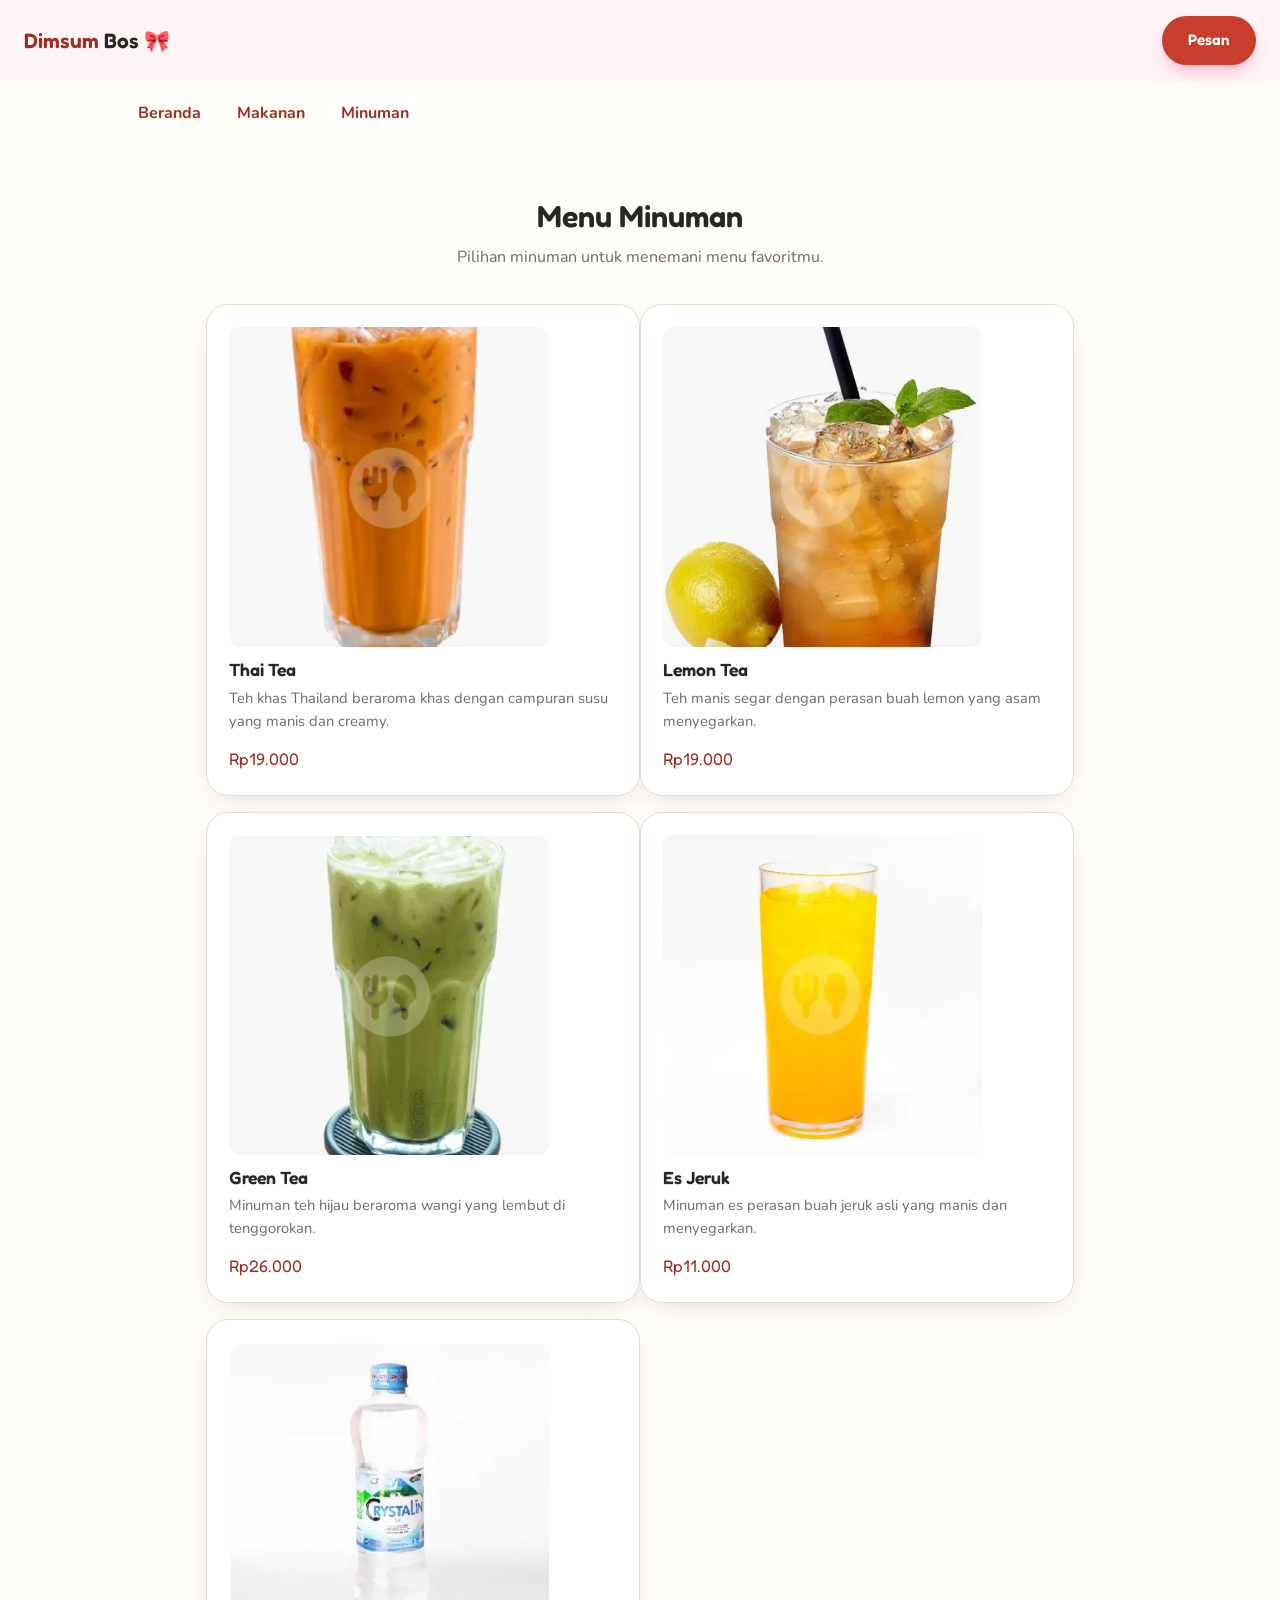
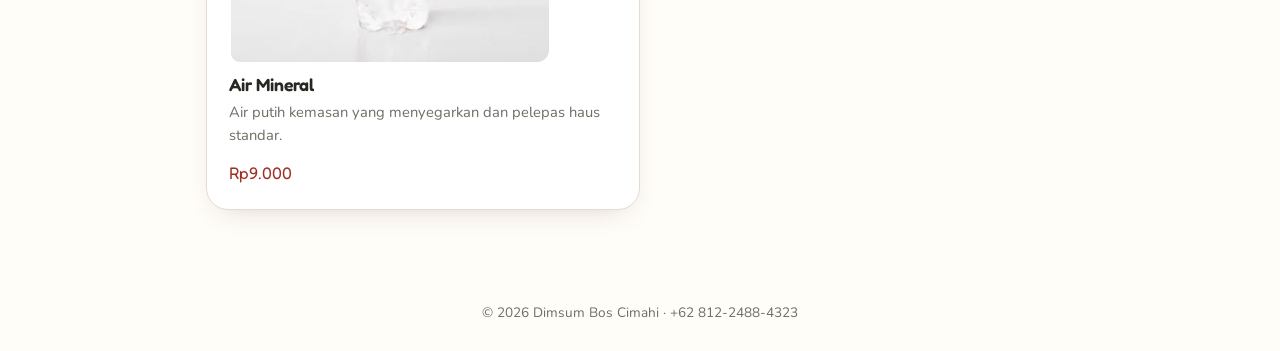
<file: minuman.html>
<!DOCTYPE html>
<html lang="id">
<head>
<meta charset="UTF-8">
<meta name="viewport" content="width=device-width, initial-scale=1, viewport-fit=cover">
<title>Menu Minuman | Dimsum Bos Cimahi</title>
<link rel="preconnect" href="https://fonts.googleapis.com">
<link rel="preconnect" href="https://fonts.gstatic.com" crossorigin>
<link href="https://fonts.googleapis.com/css2?family=Fredoka:wght@500;600;700&family=Nunito:wght@400;600;700&display=swap" rel="stylesheet">
<link href="https://cdn.jsdelivr.net/npm/bootstrap@5.3.3/dist/css/bootstrap.min.css" rel="stylesheet">
<link rel="stylesheet" href="style.css">
</head>
<body>
<header>
  <a class="logo" href="index.html">Dimsum <span>Bos 🎀</span></a>
  <a class="btn" href="https://wa.me/6281224884323?text=Halo%20Dimsum%20Bos%2C%20saya%20mau%20pesan" target="_blank" rel="noopener">Pesan</a>
</header>
<nav class="menu-nav" aria-label="Navigasi menu">
  <a href="index.html">Beranda</a>
  <a href="makanan.html">Makanan</a>
  <a href="minuman.html" aria-current="page">Minuman</a>
</nav>
<main>
  <section class="menu menu-page">
    <h1>Menu Minuman</h1>
    <p class="sub">Pilihan minuman untuk menemani menu favoritmu.</p>
    <div class="grid row row-cols-1 row-cols-sm-2 g-3">
      <div class="card">
        <img class="menu-photo" src="foto%20minuman/thai%20tea.png" alt="Thai Tea">
        <h3>Thai Tea</h3>
        <p>Teh khas Thailand beraroma khas dengan campuran susu yang manis dan creamy.</p>
        <span class="price">Rp19.000</span>
      </div>
      <div class="card">
        <img class="menu-photo" src="foto%20minuman/lemon%20tea.png" alt="Lemon Tea">
        <h3>Lemon Tea</h3>
        <p>Teh manis segar dengan perasan buah lemon yang asam menyegarkan.</p>
        <span class="price">Rp19.000</span>
      </div>
      <div class="card">
        <img class="menu-photo" src="foto%20minuman/green%20tea.png" alt="Green Tea">
        <h3>Green Tea</h3>
        <p>Minuman teh hijau beraroma wangi yang lembut di tenggorokan.</p>
        <span class="price">Rp26.000</span>
      </div>
      <div class="card">
        <img class="menu-photo" src="foto%20minuman/es%20jeruk.png" alt="Es Jeruk">
        <h3>Es Jeruk</h3>
        <p>Minuman es perasan buah jeruk asli yang manis dan menyegarkan.</p>
        <span class="price">Rp11.000</span>
      </div>
      <div class="card">
        <img class="menu-photo" src="foto%20minuman/air%20mineral.png" alt="Air Mineral">
        <h3>Air Mineral</h3>
        <p>Air putih kemasan yang menyegarkan dan pelepas haus standar.</p>
        <span class="price">Rp9.000</span>
      </div>
    </div>
  </section>
</main>
<footer>© 2026 Dimsum Bos Cimahi · +62 812-2488-4323</footer>
</body>
</html>
</file>
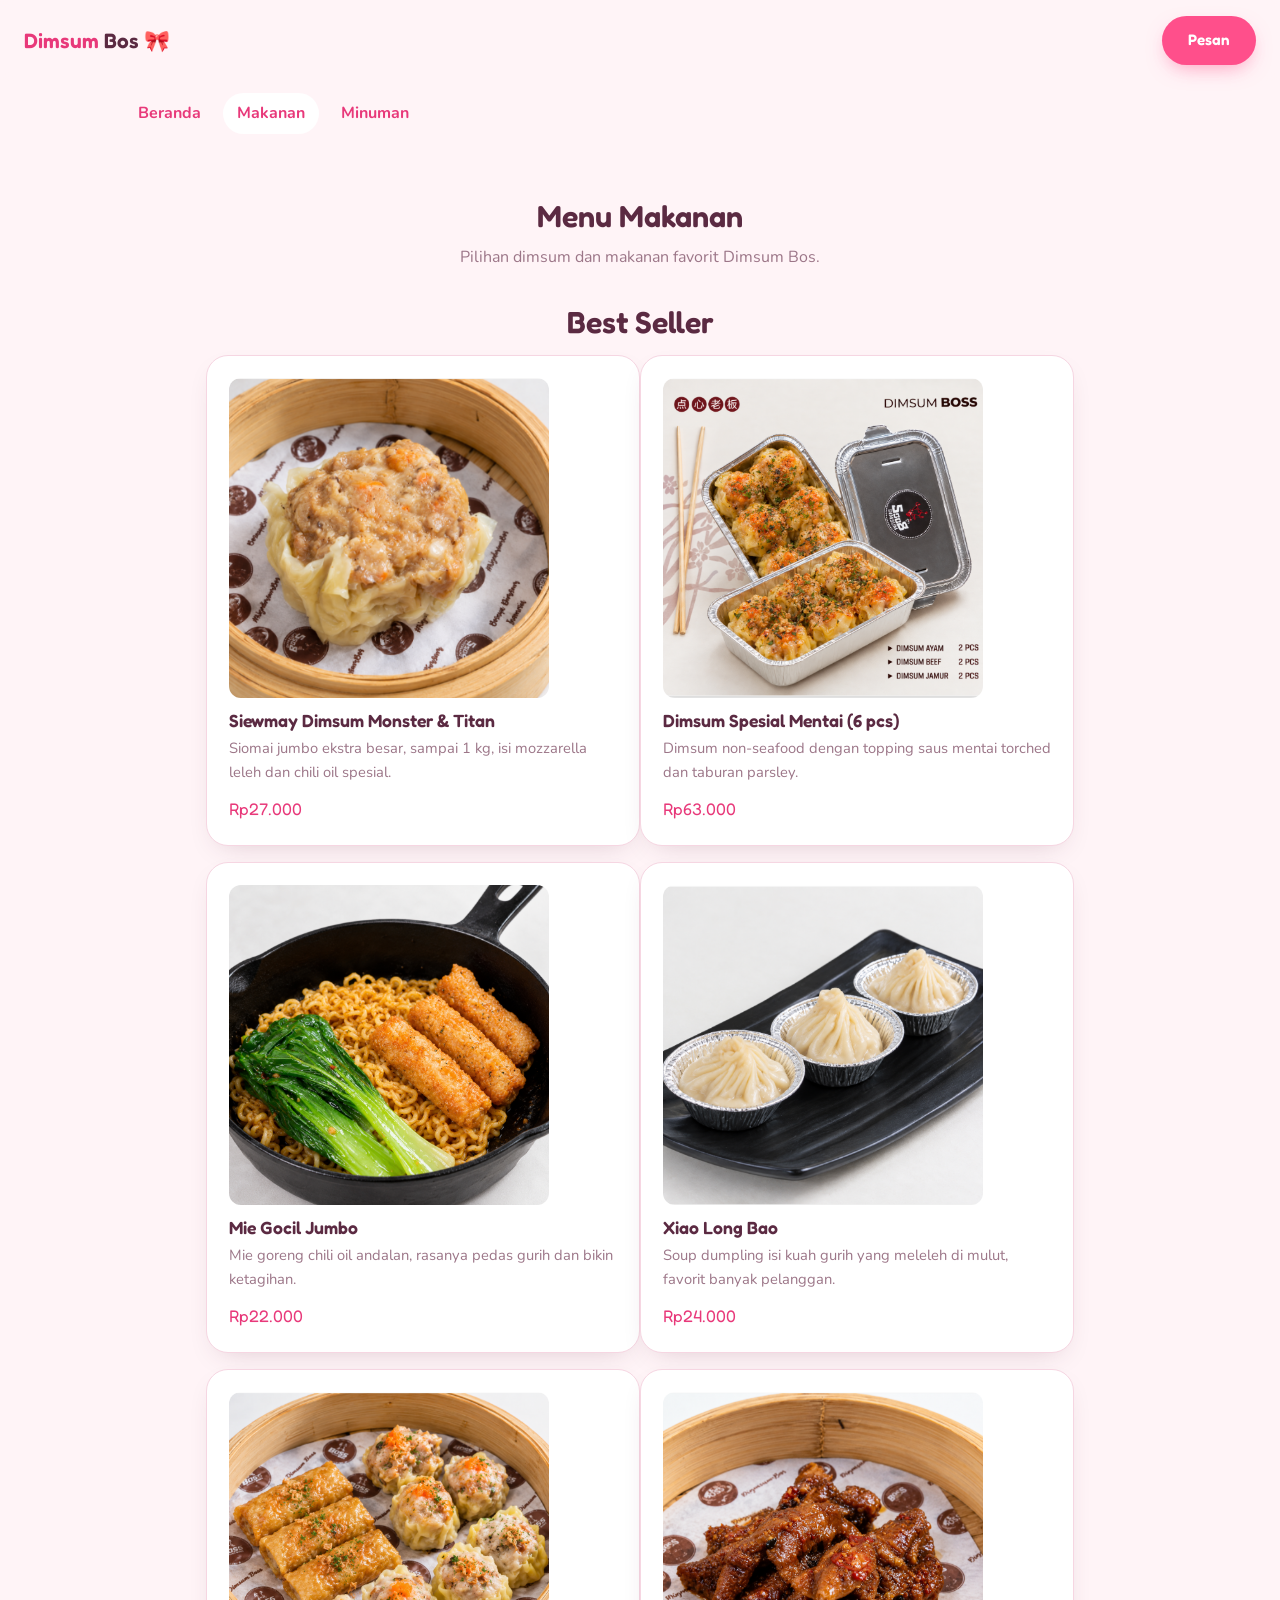
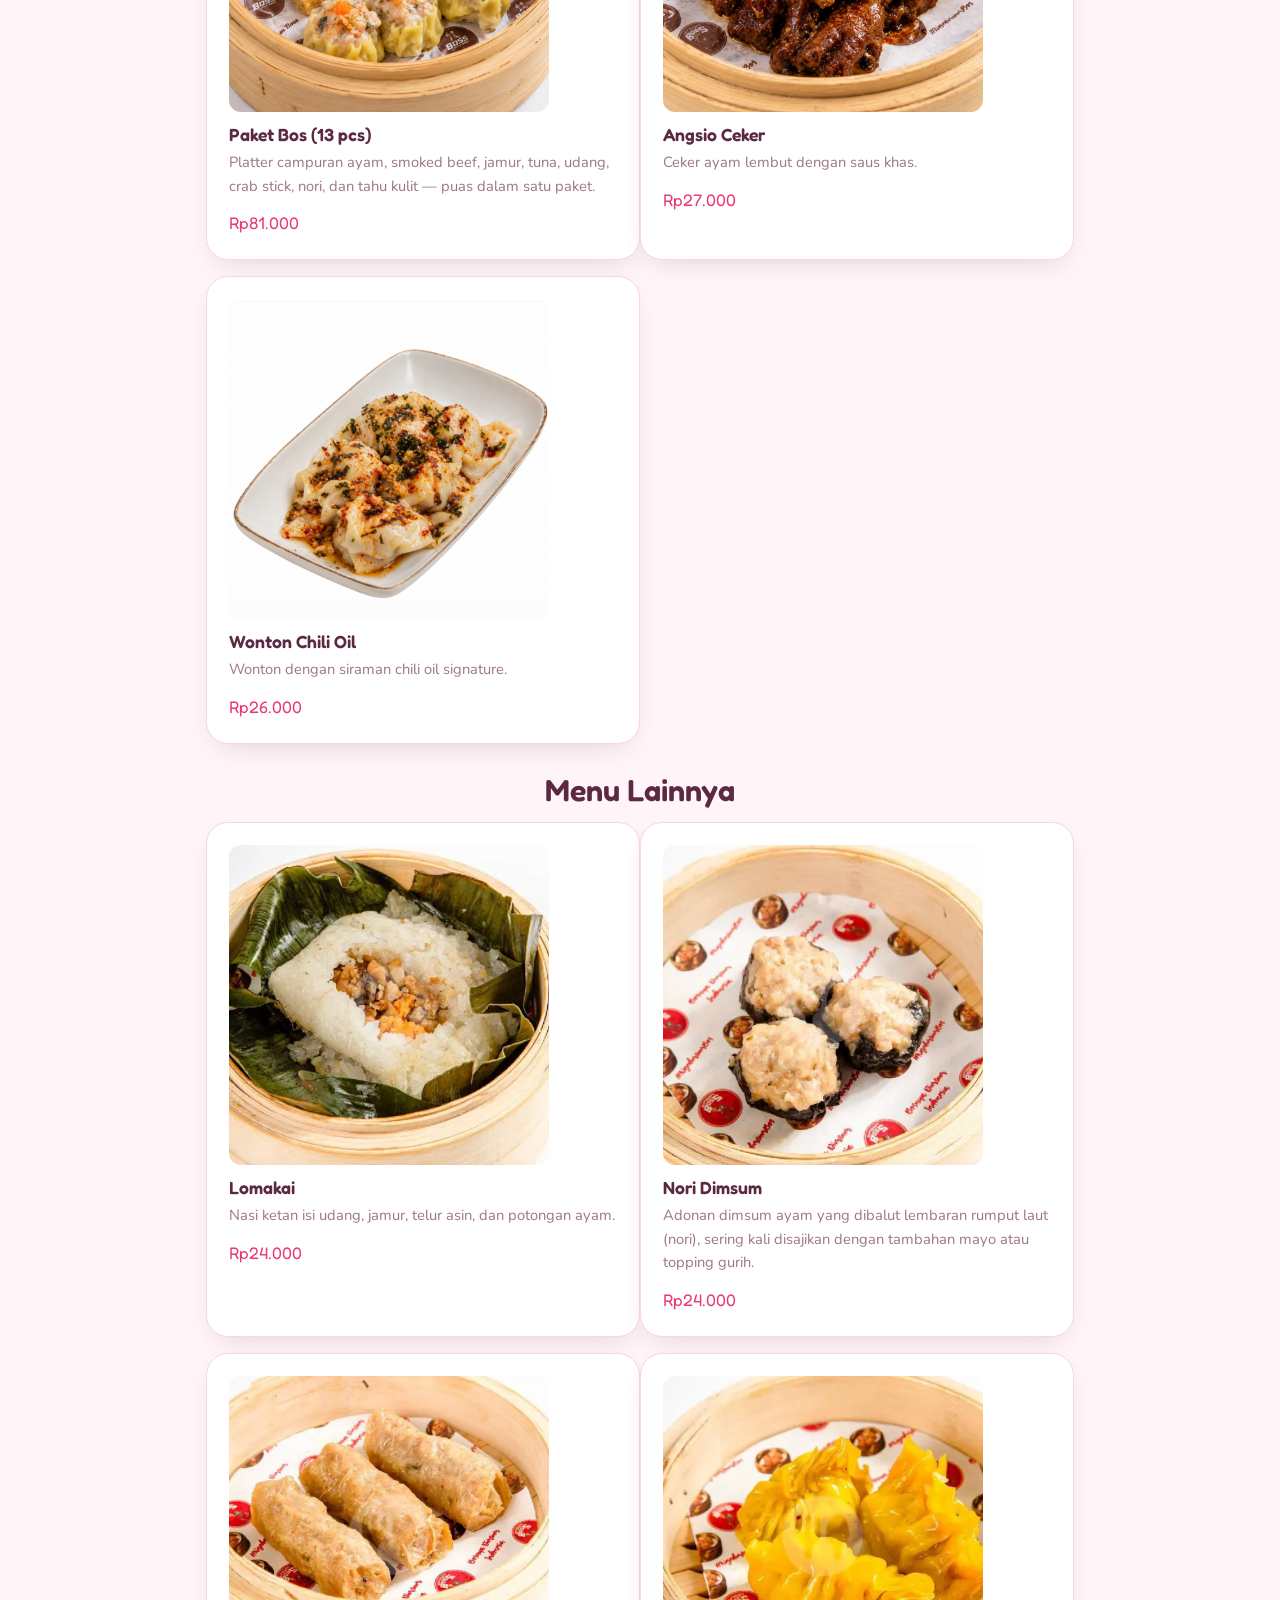
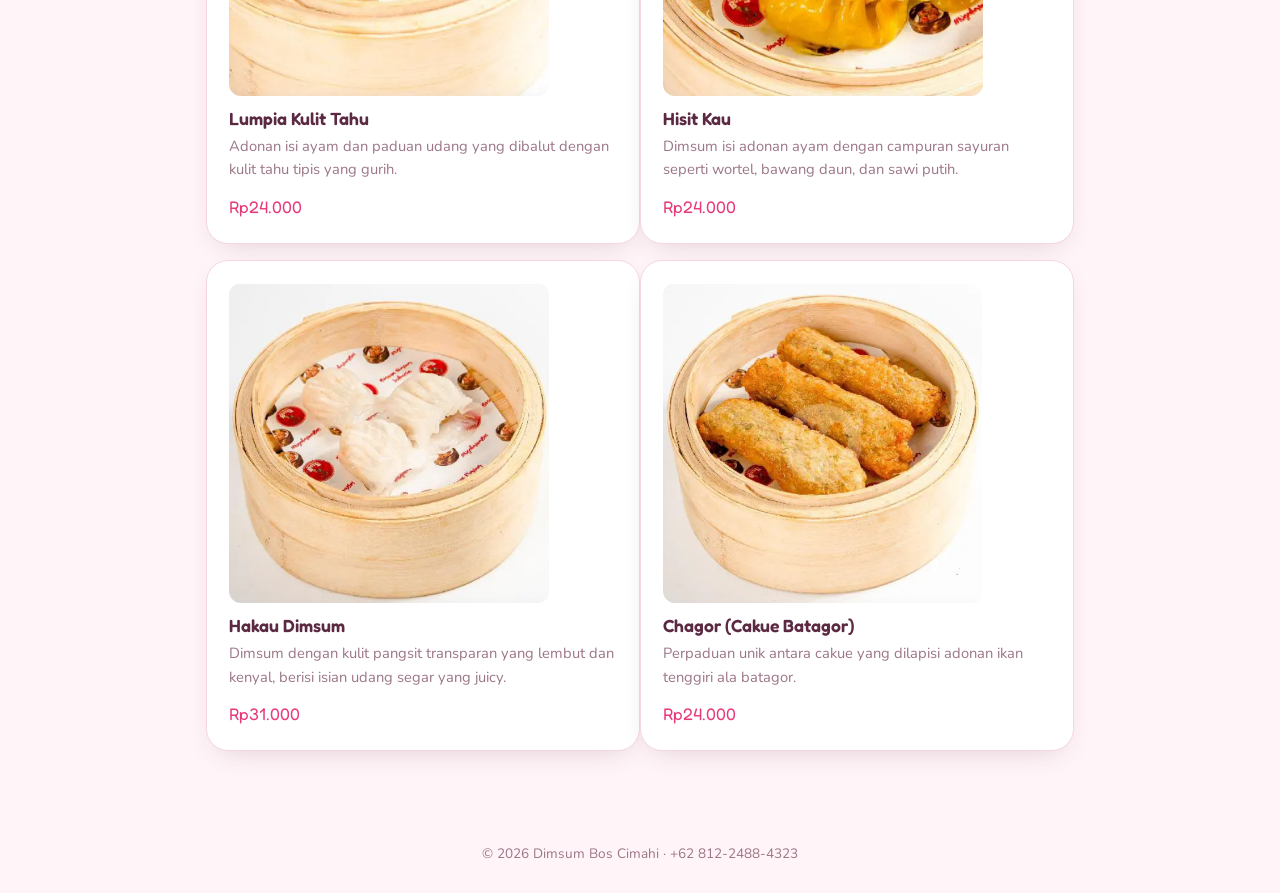
<file: landingpagedimsum/makanan.html>
<!DOCTYPE html>
<html lang="id">
<head>
<meta charset="UTF-8">
<meta name="viewport" content="width=device-width, initial-scale=1, viewport-fit=cover">
<title>Menu Makanan | Dimsum Bos Cimahi</title>
<link rel="preconnect" href="https://fonts.googleapis.com">
<link rel="preconnect" href="https://fonts.gstatic.com" crossorigin>
<link href="https://fonts.googleapis.com/css2?family=Fredoka:wght@500;600;700&family=Nunito:wght@400;600;700&display=swap" rel="stylesheet">
<link href="https://cdn.jsdelivr.net/npm/bootstrap@5.3.3/dist/css/bootstrap.min.css" rel="stylesheet">
<link rel="stylesheet" href="style.css">
</head>
<body>
<header>
  <a class="logo" href="index.html">Dimsum <span>Bos 🎀</span></a>
  <a class="btn" href="https://wa.me/6281224884323?text=Halo%20Dimsum%20Bos%2C%20saya%20mau%20pesan" target="_blank" rel="noopener">Pesan</a>
</header>
<nav class="menu-nav" aria-label="Navigasi menu">
  <a href="index.html">Beranda</a>
  <a href="makanan.html" aria-current="page">Makanan</a>
  <a href="minuman.html">Minuman</a>
</nav>
<main>
  <section class="menu menu-page">
    <h1>Menu Makanan</h1>
    <p class="sub">Pilihan dimsum dan makanan favorit Dimsum Bos.</p>
    <h2 class="menu-group-title">Best Seller</h2>
    <div class="grid row row-cols-1 row-cols-sm-2 g-3">
      <div class="card">
        <img class="menu-photo" src="../foto%20makanan/siewmay.png" alt="Siewmay Dimsum Monster &amp; Titan">
        <h3>Siewmay Dimsum Monster &amp; Titan</h3>
        <p>Siomai jumbo ekstra besar, sampai 1 kg, isi mozzarella leleh dan chili oil spesial.</p>
        <span class="price">Rp27.000</span>
      </div>
      <div class="card">
        <img class="menu-photo" src="../foto%20makanan/dimsum%20spesial%20mentai.png" alt="Dimsum Spesial Mentai, isi 6 pcs">
        <h3>Dimsum Spesial Mentai (6 pcs)</h3>
        <p>Dimsum non-seafood dengan topping saus mentai torched dan taburan parsley.</p>
        <span class="price">Rp63.000</span>
      </div>
      <div class="card">
        <img class="menu-photo" src="../foto%20makanan/mie%20gocil%20jumbo.png" alt="Mie Gocil Jumbo dengan chili oil">
        <h3>Mie Gocil Jumbo</h3>
        <p>Mie goreng chili oil andalan, rasanya pedas gurih dan bikin ketagihan.</p>
        <span class="price">Rp22.000</span>
      </div>
      <div class="card">
        <img class="menu-photo" src="../foto%20makanan/xiao%20long%20bao.png" alt="Xiao Long Bao, soup dumpling isi kuah gurih">
        <h3>Xiao Long Bao</h3>
        <p>Soup dumpling isi kuah gurih yang meleleh di mulut, favorit banyak pelanggan.</p>
        <span class="price">Rp24.000</span>
      </div>
      <div class="card">
        <img class="menu-photo" src="../foto%20makanan/paket%20bos%2013%20pcs.png" alt="Paket Bos berisi 13 pcs dimsum campuran">
        <h3>Paket Bos (13 pcs)</h3>
        <p>Platter campuran ayam, smoked beef, jamur, tuna, udang, crab stick, nori, dan tahu kulit — puas dalam satu paket.</p>
        <span class="price">Rp81.000</span>
      </div>
      <div class="card">
        <img class="menu-photo" src="../foto%20makanan/angsio%20ceker.png" alt="Angsio ceker">
        <h3>Angsio Ceker</h3>
        <p>Ceker ayam lembut dengan saus khas.</p>
        <span class="price">Rp27.000</span>
      </div>
      <div class="card">
        <img class="menu-photo" src="../foto%20makanan/wonton%20chili%20oil.png" alt="Wonton chili oil">
        <h3>Wonton Chili Oil</h3>
        <p>Wonton dengan siraman chili oil signature.</p>
        <span class="price">Rp26.000</span>
      </div>
    </div>
    <h2 class="menu-group-title">Menu Lainnya</h2>
    <div class="grid row row-cols-1 row-cols-sm-2 g-3">
      <div class="card">
        <img class="menu-photo" src="../foto%20makanan/lomakai.png" alt="Lomakai">
        <h3>Lomakai</h3>
        <p>Nasi ketan isi udang, jamur, telur asin, dan potongan ayam.</p>
        <span class="price">Rp24.000</span>
      </div>
      <div class="card">
        <img class="menu-photo" src="../foto%20makanan/nori%20dimsum.png" alt="Nori Dimsum">
        <h3>Nori Dimsum</h3>
        <p>Adonan dimsum ayam yang dibalut lembaran rumput laut (nori), sering kali disajikan dengan tambahan mayo atau topping gurih.</p>
        <span class="price">Rp24.000</span>
      </div>
      <div class="card">
        <img class="menu-photo" src="../foto%20makanan/lumpia%20kulit%20tahu.png" alt="Lumpia Kulit Tahu">
        <h3>Lumpia Kulit Tahu</h3>
        <p>Adonan isi ayam dan paduan udang yang dibalut dengan kulit tahu tipis yang gurih.</p>
        <span class="price">Rp24.000</span>
      </div>
      <div class="card">
        <img class="menu-photo" src="../foto%20makanan/hisit%20kau.png" alt="Hisit Kau">
        <h3>Hisit Kau</h3>
        <p>Dimsum isi adonan ayam dengan campuran sayuran seperti wortel, bawang daun, dan sawi putih.</p>
        <span class="price">Rp24.000</span>
      </div>
      <div class="card">
        <img class="menu-photo" src="../foto%20makanan/hakau%20dimsum.png" alt="Hakau Dimsum">
        <h3>Hakau Dimsum</h3>
        <p>Dimsum dengan kulit pangsit transparan yang lembut dan kenyal, berisi isian udang segar yang juicy.</p>
        <span class="price">Rp31.000</span>
      </div>
      <div class="card">
        <img class="menu-photo" src="../foto%20makanan/chagor.png" alt="Chagor (Cakue Batagor)">
        <h3>Chagor (Cakue Batagor)</h3>
        <p>Perpaduan unik antara cakue yang dilapisi adonan ikan tenggiri ala batagor.</p>
        <span class="price">Rp24.000</span>
      </div>
    </div>
  </section>
</main>
<footer>© 2026 Dimsum Bos Cimahi · +62 812-2488-4323</footer>
</body>
</html>
</file>
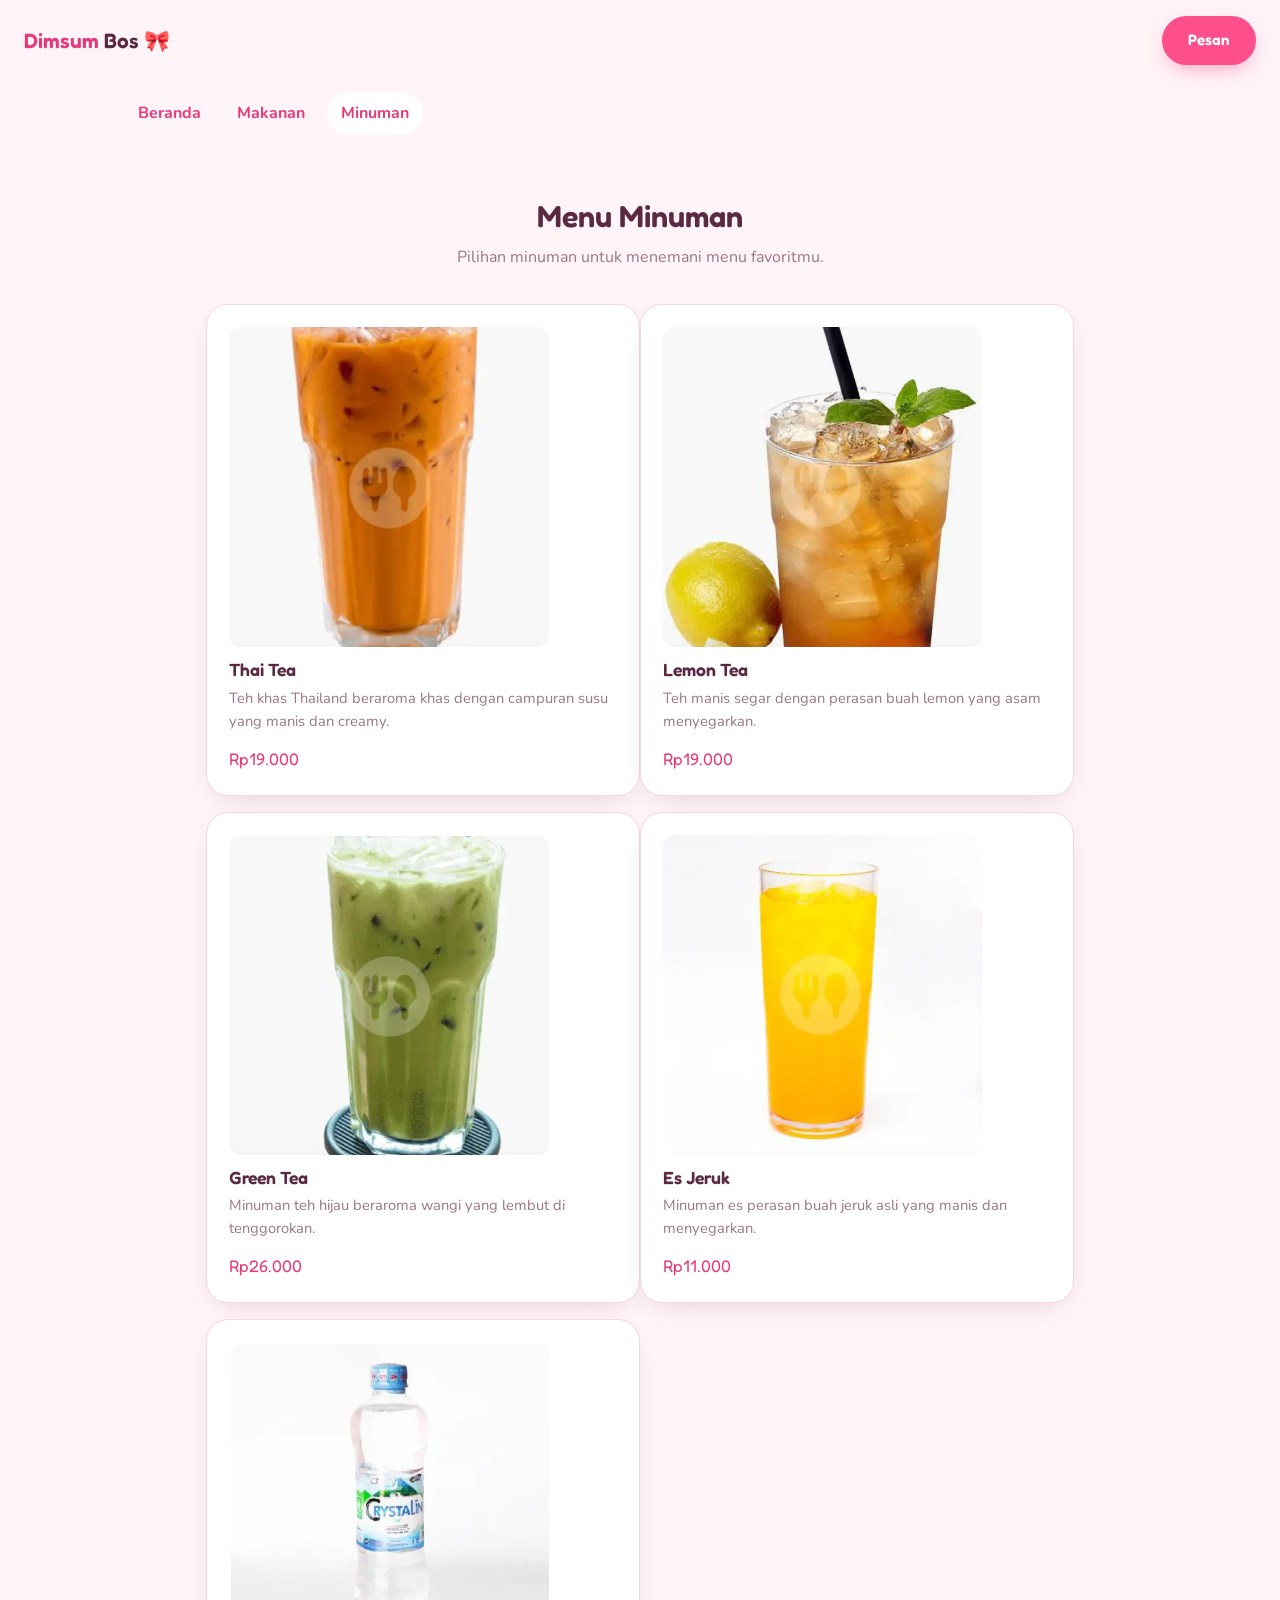
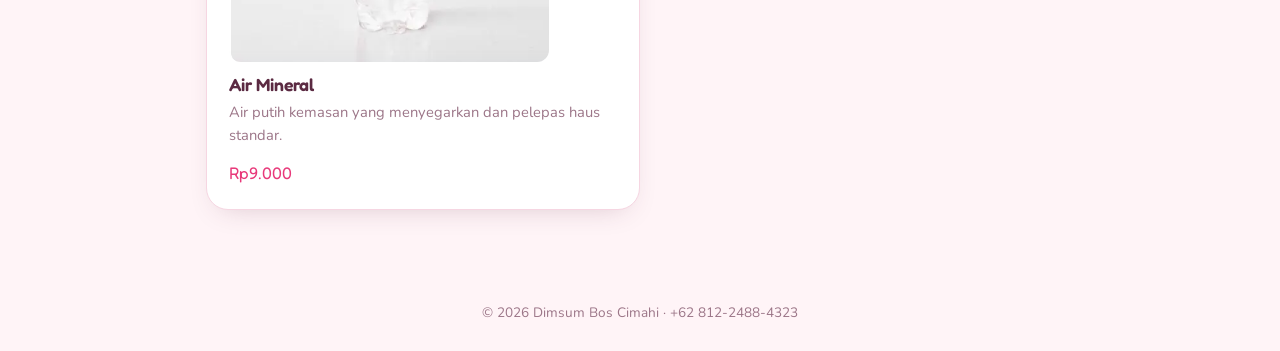
<file: landingpagedimsum/minuman.html>
<!DOCTYPE html>
<html lang="id">
<head>
<meta charset="UTF-8">
<meta name="viewport" content="width=device-width, initial-scale=1, viewport-fit=cover">
<title>Menu Minuman | Dimsum Bos Cimahi</title>
<link rel="preconnect" href="https://fonts.googleapis.com">
<link rel="preconnect" href="https://fonts.gstatic.com" crossorigin>
<link href="https://fonts.googleapis.com/css2?family=Fredoka:wght@500;600;700&family=Nunito:wght@400;600;700&display=swap" rel="stylesheet">
<link href="https://cdn.jsdelivr.net/npm/bootstrap@5.3.3/dist/css/bootstrap.min.css" rel="stylesheet">
<link rel="stylesheet" href="style.css">
</head>
<body>
<header>
  <a class="logo" href="index.html">Dimsum <span>Bos 🎀</span></a>
  <a class="btn" href="https://wa.me/6281224884323?text=Halo%20Dimsum%20Bos%2C%20saya%20mau%20pesan" target="_blank" rel="noopener">Pesan</a>
</header>
<nav class="menu-nav" aria-label="Navigasi menu">
  <a href="index.html">Beranda</a>
  <a href="makanan.html">Makanan</a>
  <a href="minuman.html" aria-current="page">Minuman</a>
</nav>
<main>
  <section class="menu menu-page">
    <h1>Menu Minuman</h1>
    <p class="sub">Pilihan minuman untuk menemani menu favoritmu.</p>
    <div class="grid row row-cols-1 row-cols-sm-2 g-3">
      <div class="card">
        <img class="menu-photo" src="../foto%20minuman/thai%20tea.png" alt="Thai Tea">
        <h3>Thai Tea</h3>
        <p>Teh khas Thailand beraroma khas dengan campuran susu yang manis dan creamy.</p>
        <span class="price">Rp19.000</span>
      </div>
      <div class="card">
        <img class="menu-photo" src="../foto%20minuman/lemon%20tea.png" alt="Lemon Tea">
        <h3>Lemon Tea</h3>
        <p>Teh manis segar dengan perasan buah lemon yang asam menyegarkan.</p>
        <span class="price">Rp19.000</span>
      </div>
      <div class="card">
        <img class="menu-photo" src="../foto%20minuman/green%20tea.png" alt="Green Tea">
        <h3>Green Tea</h3>
        <p>Minuman teh hijau beraroma wangi yang lembut di tenggorokan.</p>
        <span class="price">Rp26.000</span>
      </div>
      <div class="card">
        <img class="menu-photo" src="../foto%20minuman/es%20jeruk.png" alt="Es Jeruk">
        <h3>Es Jeruk</h3>
        <p>Minuman es perasan buah jeruk asli yang manis dan menyegarkan.</p>
        <span class="price">Rp11.000</span>
      </div>
      <div class="card">
        <img class="menu-photo" src="../foto%20minuman/air%20mineral.png" alt="Air Mineral">
        <h3>Air Mineral</h3>
        <p>Air putih kemasan yang menyegarkan dan pelepas haus standar.</p>
        <span class="price">Rp9.000</span>
      </div>
    </div>
  </section>
</main>
<footer>© 2026 Dimsum Bos Cimahi · +62 812-2488-4323</footer>
</body>
</html>
</file>
<file: style.css>
:root{
    --bg:#FFFDF8;
    --bg2:#F1EBDD;
    --pink:#C83E2B;
    --pink-deep:#9F2F24;
    --peach:#4F7A59;
    --plum:#292722;
    --muted:#716D65;
    --line:#E4DDCF;
    --gold:#E5A63B;
    box-sizing:border-box;
    padding-top:env(safe-area-inset-top,0px);
    padding-bottom:env(safe-area-inset-bottom,0px);
  }
  *{box-sizing:inherit;margin:0;padding:0}
  html{scroll-padding-top:env(safe-area-inset-top,0px);scroll-behavior:smooth}
  html,body{height:100%}
  body{
    background:var(--bg);
    color:var(--plum);
    font-family:'Nunito',sans-serif;
    line-height:1.6;
    overflow-x:hidden;
  }
  h1,h2,h3,.logo{font-family:'Fredoka',sans-serif;font-weight:600}
  .wrap{max-width:1080px;margin:0 auto;padding:0 24px}

  header{
    position:sticky;top:env(safe-area-inset-top,0px);
    display:flex;align-items:center;justify-content:space-between;
    padding:16px 24px;
    background:rgba(255,244,247,.9);backdrop-filter:blur(6px);
    z-index:10;
  }
  .logo{font-size:1.3rem;color:var(--pink-deep)}
  .logo{text-decoration:none}
  .logo span{color:var(--plum)}
  .btn{
    display:inline-block;background:var(--pink);color:#fff;
    font-family:'Fredoka';font-weight:600;font-size:.95rem;
    padding:13px 26px;border-radius:999px;
    text-decoration:none;border:none;cursor:pointer;
    box-shadow:0 8px 20px -6px rgba(255,79,139,.55);
    transition:transform .15s, box-shadow .15s;
  }
  .btn:hover{transform:translateY(-2px);box-shadow:0 10px 24px -6px rgba(255,79,139,.65)}
  .btn-ghost{background:#fff;color:var(--pink-deep);box-shadow:none;border:2px solid var(--line)}
  .btn-ghost:hover{border-color:var(--pink)}

  /* Hero */
  .hero{
    padding:56px 24px 50px;
    max-width:1080px;margin:0 auto;
    text-align:left;
  }
  .hero-text .eyebrow{color:var(--pink-deep);font-weight:700;font-size:.85rem;letter-spacing:.02em;font-family:'Fredoka'}
  .hero h1{
    font-size:clamp(2rem,4.6vw,2.9rem);line-height:1.15;color:var(--plum);margin-top:8px;
  }
  .hero p{margin-top:16px;color:var(--muted);font-size:1.08rem;max-width:42ch}
  .hero .cta-row{margin-top:28px;display:flex;gap:12px;flex-wrap:wrap}

  .hero-media{position:relative;display:flex;justify-content:center;align-items:center;padding:20px}
  .blob{
    position:absolute;width:88%;height:88%;background:var(--bg2);
    border-radius:42% 58% 60% 40%/45% 45% 55% 55%;z-index:0;
  }
  .photo{
    position:relative;z-index:1;width:100%;max-width:320px;height:auto;
    border-radius:22px;box-shadow:0 20px 40px -16px rgba(91,42,66,.4);
    border:6px solid #fff;transform:rotate(-2.5deg);display:block;
  }
  .badge{
    position:absolute;z-index:2;bottom:6px;left:6px;background:#fff;
    padding:10px 16px;border-radius:16px;box-shadow:0 10px 22px -10px rgba(91,42,66,.4);
    font-family:'Fredoka';text-align:left;line-height:1.15;
  }
  .badge strong{display:block;color:var(--pink-deep);font-size:1.15rem}
  .badge span{display:block;color:var(--muted);font-size:.72rem;font-family:'Nunito';font-weight:600}

  .wave{display:block;width:100%;height:60px;margin-top:-1px}

  /* Stats */
  .stats{
    background:var(--bg2);padding:34px 24px;
    max-width:900px;margin:0 auto;
  }
  .stats div{text-align:center}
  .stats strong{display:block;font-family:'Fredoka';font-size:1.7rem;color:var(--pink-deep)}
  .stats span{color:var(--muted);font-size:.88rem}

  /* Benefits */
  .benefits{padding:56px 24px;max-width:900px;margin:0 auto}
  .benefits h2{text-align:center;font-size:1.9rem;color:var(--plum)}
  .benefits .sub{color:var(--muted);text-align:center;margin:10px auto 30px;max-width:46ch}
  .bcard{background:#fff;border-radius:18px;padding:22px;border:1px solid var(--line);text-align:center}
  .bcard .ic{width:46px;height:46px;margin:0 auto 12px}
  .bcard h3{font-size:1.02rem;color:var(--plum);margin-bottom:6px}
  .bcard p{color:var(--muted);font-size:.9rem}

  /* Menu */
  .menu{padding:64px 24px;max-width:900px;margin:0 auto}
  .menu.drinks{padding-top:24px}
  .menu h2{font-size:1.9rem;text-align:center;color:var(--plum)}
  .menu .sub{color:var(--muted);text-align:center;margin:10px auto 34px;max-width:44ch}
  .menu-group-title{font-size:1.25rem;color:var(--pink-deep);margin:28px 0 14px}
  .menu-page h1{font-size:1.9rem;text-align:center;color:var(--plum)}
  .menu-nav{max-width:1080px;margin:12px auto 0;padding:0 24px;display:flex;align-items:center;gap:8px}
  .menu-nav a{padding:8px 14px;border-radius:999px;color:var(--pink-deep);font-weight:700;text-decoration:none}
  .menu-nav a:hover,.menu-nav a[aria-current="page"]{background:#fff}
  .featured-menu{max-width:1080px}
  .best-seller-viewport{overflow-x:auto;scroll-snap-type:x mandatory;scroll-behavior:smooth;scrollbar-color:var(--pink) var(--bg2);scrollbar-width:thin;-webkit-overflow-scrolling:touch;padding-bottom:12px}
  .best-seller-track{display:flex;align-items:stretch;gap:16px}
  .best-seller-card{flex:0 0 min(82vw,300px);min-width:0;scroll-snap-align:start}
  .best-seller-card .menu-photo{max-width:none}
  .best-seller-controls{display:flex;justify-content:flex-end;align-items:center;gap:8px;margin-top:12px}
  .best-seller-controls button{min-width:44px;height:44px;padding:0 14px;border:1px solid var(--line);border-radius:8px;background:#fff;color:var(--pink-deep);font:600 1rem 'Nunito',sans-serif;cursor:pointer}
  .best-seller-controls button:hover{border-color:var(--pink);background:var(--bg)}
  .menu-hub{max-width:900px;margin:0 auto;padding:56px 24px;text-align:center}
  .menu-hub h2{font-size:1.9rem;color:var(--plum)}
  .menu-hub .sub{color:var(--muted);margin:10px auto 30px;max-width:44ch}
  .menu-hub-links{display:grid;grid-template-columns:repeat(2,minmax(0,1fr));gap:16px;text-align:left}
  .menu-hub-link{display:block;padding:24px;background:#fff;border:1px solid var(--line);border-radius:12px;color:var(--plum);text-decoration:none;transition:transform .15s,border-color .15s}
  .menu-hub-link:hover{transform:translateY(-2px);border-color:var(--pink)}
  .menu-hub-count{display:block;color:var(--pink-deep);font-family:'Fredoka';font-weight:600;margin-bottom:8px}
  .menu-hub-link h3{font-size:1.3rem;margin-bottom:8px}
  .menu-hub-link p{color:var(--muted);margin-bottom:18px}
  .menu-hub-cta{color:var(--pink-deep);font-weight:700}
  .card{
    background:#fff;border-radius:22px;padding:22px;
    box-shadow:0 10px 28px -14px rgba(91,42,66,.25);
    border:1px solid var(--line);
  }
  .dicon{width:80px;height:56px;display:block;margin-bottom:8px}
  .menu-photo{display:block;width:100%;max-width:320px;aspect-ratio:1;object-fit:cover;border-radius:12px;margin-bottom:12px}
  .card h3{font-size:1.1rem;color:var(--plum);margin-bottom:6px}
  .card p{color:var(--muted);font-size:.92rem;margin-bottom:12px}
  .price{font-family:'Fredoka';color:var(--pink-deep);font-size:1.05rem}
  .tag{display:inline-block;background:var(--pink);color:#fff;font-family:'Fredoka';font-size:.72rem;font-weight:600;padding:3px 10px;border-radius:999px;margin-bottom:8px}

  /* Reviews */
  .reviews{background:var(--bg2);padding:60px 24px}
  .reviews .wrap{max-width:900px;text-align:center}
  .reviews h2{font-size:1.8rem;color:var(--plum)}
  .reviews .sub{color:var(--muted);margin:10px auto 30px;max-width:44ch}
  .rgrid{text-align:left}
  .rcard{background:#fff;border-radius:18px;padding:20px;border:1px solid var(--line)}
  .rcard h3{font-size:1rem;color:var(--pink-deep);margin-bottom:6px}
  .rcard p{color:var(--muted);font-size:.88rem}

  /* Location */
  .location{background:var(--bg2);padding:64px 24px}
  .location-inner{max-width:1080px;margin:0 auto;display:grid;grid-template-columns:minmax(0,.95fr) minmax(0,1.05fr);gap:40px;align-items:center}
  .location-kicker{display:inline-block;background:#fff;color:var(--pink-deep);font-family:'Fredoka';font-weight:600;padding:7px 14px;border-radius:999px}
  .location h2{font-size:1.9rem;color:var(--plum);margin:16px 0 12px}
  .location-copy>p{color:var(--muted);max-width:52ch;margin-bottom:16px}
  .location-address{background:#fff;padding:16px;border-left:4px solid var(--pink-deep);border-radius:8px;color:var(--plum);font-style:normal;font-weight:700;margin:20px 0}
  .location-hours strong{color:var(--plum)}
  .location-actions{display:flex;gap:10px;flex-wrap:wrap;margin-top:22px}
  .location-actions .btn{padding:12px 18px}
  .location-map{overflow:hidden;border-radius:12px;box-shadow:0 14px 32px -18px rgba(91,42,66,.4);background:#fff}
  .location-map iframe{display:block;width:100%;height:420px;border:0}

  /* Order */
  /* Strong CTA */
  .order{background:var(--pink);padding:64px 24px;text-align:center}
  .order h2{font-size:1.9rem;color:#fff;margin-bottom:10px}
  .order .offer{color:#fff;font-weight:700;font-family:'Fredoka';margin-bottom:6px}
  .order p{color:#FFE1EC;margin-bottom:26px}
  .order .btn{background:#fff;color:var(--pink-deep);box-shadow:none}
  .order .btn:hover{background:var(--gold);color:var(--plum)}

  footer{padding:28px 24px;text-align:center;color:var(--muted);font-size:.85rem;
    padding-bottom:calc(28px + env(safe-area-inset-bottom,0px));}

  @media(max-width:767.98px){
    .hero{text-align:center;padding-top:44px}
    .hero-text{order:2}
    .hero-media{order:1;margin-bottom:8px}
    .hero .cta-row{justify-content:center}
    .hero p{margin-left:auto;margin-right:auto}
    .location-inner{grid-template-columns:1fr;gap:28px}
    .location-map iframe{height:340px}
    .menu-nav{padding:0 16px;justify-content:center;flex-wrap:wrap}
    .menu-hub-links{grid-template-columns:1fr;max-width:480px;margin:0 auto}
  }
  :focus-visible{outline:2px solid var(--pink-deep);outline-offset:2px}
  @media (prefers-reduced-motion: reduce){ html,.best-seller-viewport{scroll-behavior:auto} .btn,.menu-hub-link{transition:none} }
</file>
<file: landingpagedimsum/style.css>
:root{
    --bg:#FFF4F7;
    --bg2:#FFE6EF;
    --pink:#FF4F8B;
    --pink-deep:#E8397A;
    --peach:#FFB199;
    --plum:#5B2A42;
    --muted:#9C7688;
    --line:#F6D6E2;
    --gold:#FFC857;
    box-sizing:border-box;
    padding-top:env(safe-area-inset-top,0px);
    padding-bottom:env(safe-area-inset-bottom,0px);
  }
  *{box-sizing:inherit;margin:0;padding:0}
  html{scroll-padding-top:env(safe-area-inset-top,0px);scroll-behavior:smooth}
  html,body{height:100%}
  body{
    background:var(--bg);
    color:var(--plum);
    font-family:'Nunito',sans-serif;
    line-height:1.6;
    overflow-x:hidden;
  }
  h1,h2,h3,.logo{font-family:'Fredoka',sans-serif;font-weight:600}
  .wrap{max-width:1080px;margin:0 auto;padding:0 24px}

  header{
    position:sticky;top:env(safe-area-inset-top,0px);
    display:flex;align-items:center;justify-content:space-between;
    padding:16px 24px;
    background:rgba(255,244,247,.9);backdrop-filter:blur(6px);
    z-index:10;
  }
  .logo{font-size:1.3rem;color:var(--pink-deep)}
  .logo{text-decoration:none}
  .logo span{color:var(--plum)}
  .btn{
    display:inline-block;background:var(--pink);color:#fff;
    font-family:'Fredoka';font-weight:600;font-size:.95rem;
    padding:13px 26px;border-radius:999px;
    text-decoration:none;border:none;cursor:pointer;
    box-shadow:0 8px 20px -6px rgba(255,79,139,.55);
    transition:transform .15s, box-shadow .15s;
  }
  .btn:hover{transform:translateY(-2px);box-shadow:0 10px 24px -6px rgba(255,79,139,.65)}
  .btn-ghost{background:#fff;color:var(--pink-deep);box-shadow:none;border:2px solid var(--line)}
  .btn-ghost:hover{border-color:var(--pink)}

  /* Hero */
  .hero{
    padding:56px 24px 50px;
    max-width:1080px;margin:0 auto;
    text-align:left;
  }
  .hero-text .eyebrow{color:var(--pink-deep);font-weight:700;font-size:.85rem;letter-spacing:.02em;font-family:'Fredoka'}
  .hero h1{
    font-size:clamp(2rem,4.6vw,2.9rem);line-height:1.15;color:var(--plum);margin-top:8px;
  }
  .hero p{margin-top:16px;color:var(--muted);font-size:1.08rem;max-width:42ch}
  .hero .cta-row{margin-top:28px;display:flex;gap:12px;flex-wrap:wrap}

  .hero-media{position:relative;display:flex;justify-content:center;align-items:center;padding:20px}
  .blob{
    position:absolute;width:88%;height:88%;background:var(--bg2);
    border-radius:42% 58% 60% 40%/45% 45% 55% 55%;z-index:0;
  }
  .photo{
    position:relative;z-index:1;width:100%;max-width:320px;height:auto;
    border-radius:22px;box-shadow:0 20px 40px -16px rgba(91,42,66,.4);
    border:6px solid #fff;transform:rotate(-2.5deg);display:block;
  }
  .badge{
    position:absolute;z-index:2;bottom:6px;left:6px;background:#fff;
    padding:10px 16px;border-radius:16px;box-shadow:0 10px 22px -10px rgba(91,42,66,.4);
    font-family:'Fredoka';text-align:left;line-height:1.15;
  }
  .badge strong{display:block;color:var(--pink-deep);font-size:1.15rem}
  .badge span{display:block;color:var(--muted);font-size:.72rem;font-family:'Nunito';font-weight:600}

  .wave{display:block;width:100%;height:60px;margin-top:-1px}

  /* Stats */
  .stats{
    background:var(--bg2);padding:34px 24px;
    max-width:900px;margin:0 auto;
  }
  .stats div{text-align:center}
  .stats strong{display:block;font-family:'Fredoka';font-size:1.7rem;color:var(--pink-deep)}
  .stats span{color:var(--muted);font-size:.88rem}

  /* Benefits */
  .benefits{padding:56px 24px;max-width:900px;margin:0 auto}
  .benefits h2{text-align:center;font-size:1.9rem;color:var(--plum)}
  .benefits .sub{color:var(--muted);text-align:center;margin:10px auto 30px;max-width:46ch}
  .bcard{background:#fff;border-radius:18px;padding:22px;border:1px solid var(--line);text-align:center}
  .bcard .ic{width:46px;height:46px;margin:0 auto 12px}
  .bcard h3{font-size:1.02rem;color:var(--plum);margin-bottom:6px}
  .bcard p{color:var(--muted);font-size:.9rem}

  /* Menu */
  .menu{padding:64px 24px;max-width:900px;margin:0 auto}
  .menu.drinks{padding-top:24px}
  .menu h2{font-size:1.9rem;text-align:center;color:var(--plum)}
  .menu .sub{color:var(--muted);text-align:center;margin:10px auto 34px;max-width:44ch}
  .menu-group-title{font-size:1.25rem;color:var(--pink-deep);margin:28px 0 14px}
  .menu-page h1{font-size:1.9rem;text-align:center;color:var(--plum)}
  .menu-nav{max-width:1080px;margin:12px auto 0;padding:0 24px;display:flex;align-items:center;gap:8px}
  .menu-nav a{padding:8px 14px;border-radius:999px;color:var(--pink-deep);font-weight:700;text-decoration:none}
  .menu-nav a:hover,.menu-nav a[aria-current="page"]{background:#fff}
  .featured-menu{max-width:1080px}
  .best-seller-viewport{overflow-x:auto;scroll-snap-type:x mandatory;scroll-behavior:smooth;scrollbar-color:var(--pink) var(--bg2);scrollbar-width:thin;-webkit-overflow-scrolling:touch;padding-bottom:12px}
  .best-seller-track{display:flex;align-items:stretch;gap:16px}
  .best-seller-card{flex:0 0 min(82vw,300px);min-width:0;scroll-snap-align:start}
  .best-seller-card .menu-photo{max-width:none}
  .best-seller-controls{display:flex;justify-content:flex-end;align-items:center;gap:8px;margin-top:12px}
  .best-seller-controls button{min-width:44px;height:44px;padding:0 14px;border:1px solid var(--line);border-radius:8px;background:#fff;color:var(--pink-deep);font:600 1rem 'Nunito',sans-serif;cursor:pointer}
  .best-seller-controls button:hover{border-color:var(--pink);background:var(--bg)}
  .menu-hub{max-width:900px;margin:0 auto;padding:56px 24px;text-align:center}
  .menu-hub h2{font-size:1.9rem;color:var(--plum)}
  .menu-hub .sub{color:var(--muted);margin:10px auto 30px;max-width:44ch}
  .menu-hub-links{display:grid;grid-template-columns:repeat(2,minmax(0,1fr));gap:16px;text-align:left}
  .menu-hub-link{display:block;padding:24px;background:#fff;border:1px solid var(--line);border-radius:12px;color:var(--plum);text-decoration:none;transition:transform .15s,border-color .15s}
  .menu-hub-link:hover{transform:translateY(-2px);border-color:var(--pink)}
  .menu-hub-count{display:block;color:var(--pink-deep);font-family:'Fredoka';font-weight:600;margin-bottom:8px}
  .menu-hub-link h3{font-size:1.3rem;margin-bottom:8px}
  .menu-hub-link p{color:var(--muted);margin-bottom:18px}
  .menu-hub-cta{color:var(--pink-deep);font-weight:700}
  .card{
    background:#fff;border-radius:22px;padding:22px;
    box-shadow:0 10px 28px -14px rgba(91,42,66,.25);
    border:1px solid var(--line);
  }
  .dicon{width:80px;height:56px;display:block;margin-bottom:8px}
  .menu-photo{display:block;width:100%;max-width:320px;aspect-ratio:1;object-fit:cover;border-radius:12px;margin-bottom:12px}
  .card h3{font-size:1.1rem;color:var(--plum);margin-bottom:6px}
  .card p{color:var(--muted);font-size:.92rem;margin-bottom:12px}
  .price{font-family:'Fredoka';color:var(--pink-deep);font-size:1.05rem}
  .tag{display:inline-block;background:var(--pink);color:#fff;font-family:'Fredoka';font-size:.72rem;font-weight:600;padding:3px 10px;border-radius:999px;margin-bottom:8px}

  /* Reviews */
  .reviews{background:var(--bg2);padding:60px 24px}
  .reviews .wrap{max-width:900px;text-align:center}
  .reviews h2{font-size:1.8rem;color:var(--plum)}
  .reviews .sub{color:var(--muted);margin:10px auto 30px;max-width:44ch}
  .rgrid{text-align:left}
  .rcard{background:#fff;border-radius:18px;padding:20px;border:1px solid var(--line)}
  .rcard h3{font-size:1rem;color:var(--pink-deep);margin-bottom:6px}
  .rcard p{color:var(--muted);font-size:.88rem}

  /* Location */
  .location{background:var(--bg2);padding:64px 24px}
  .location-inner{max-width:1080px;margin:0 auto;display:grid;grid-template-columns:minmax(0,.95fr) minmax(0,1.05fr);gap:40px;align-items:center}
  .location-kicker{display:inline-block;background:#fff;color:var(--pink-deep);font-family:'Fredoka';font-weight:600;padding:7px 14px;border-radius:999px}
  .location h2{font-size:1.9rem;color:var(--plum);margin:16px 0 12px}
  .location-copy>p{color:var(--muted);max-width:52ch;margin-bottom:16px}
  .location-address{background:#fff;padding:16px;border-left:4px solid var(--pink-deep);border-radius:8px;color:var(--plum);font-style:normal;font-weight:700;margin:20px 0}
  .location-hours strong{color:var(--plum)}
  .location-actions{display:flex;gap:10px;flex-wrap:wrap;margin-top:22px}
  .location-actions .btn{padding:12px 18px}
  .location-map{overflow:hidden;border-radius:12px;box-shadow:0 14px 32px -18px rgba(91,42,66,.4);background:#fff}
  .location-map iframe{display:block;width:100%;height:420px;border:0}

  /* Order */
  /* Strong CTA */
  .order{background:var(--pink);padding:64px 24px;text-align:center}
  .order h2{font-size:1.9rem;color:#fff;margin-bottom:10px}
  .order .offer{color:#fff;font-weight:700;font-family:'Fredoka';margin-bottom:6px}
  .order p{color:#FFE1EC;margin-bottom:26px}
  .order .btn{background:#fff;color:var(--pink-deep);box-shadow:none}
  .order .btn:hover{background:var(--gold);color:var(--plum)}

  footer{padding:28px 24px;text-align:center;color:var(--muted);font-size:.85rem;
    padding-bottom:calc(28px + env(safe-area-inset-bottom,0px));}

  @media(max-width:767.98px){
    .hero{text-align:center;padding-top:44px}
    .hero-text{order:2}
    .hero-media{order:1;margin-bottom:8px}
    .hero .cta-row{justify-content:center}
    .hero p{margin-left:auto;margin-right:auto}
    .location-inner{grid-template-columns:1fr;gap:28px}
    .location-map iframe{height:340px}
    .menu-nav{padding:0 16px;justify-content:center;flex-wrap:wrap}
    .menu-hub-links{grid-template-columns:1fr;max-width:480px;margin:0 auto}
  }
  :focus-visible{outline:2px solid var(--pink-deep);outline-offset:2px}
  @media (prefers-reduced-motion: reduce){ html,.best-seller-viewport{scroll-behavior:auto} .btn,.menu-hub-link{transition:none} }
</file>
